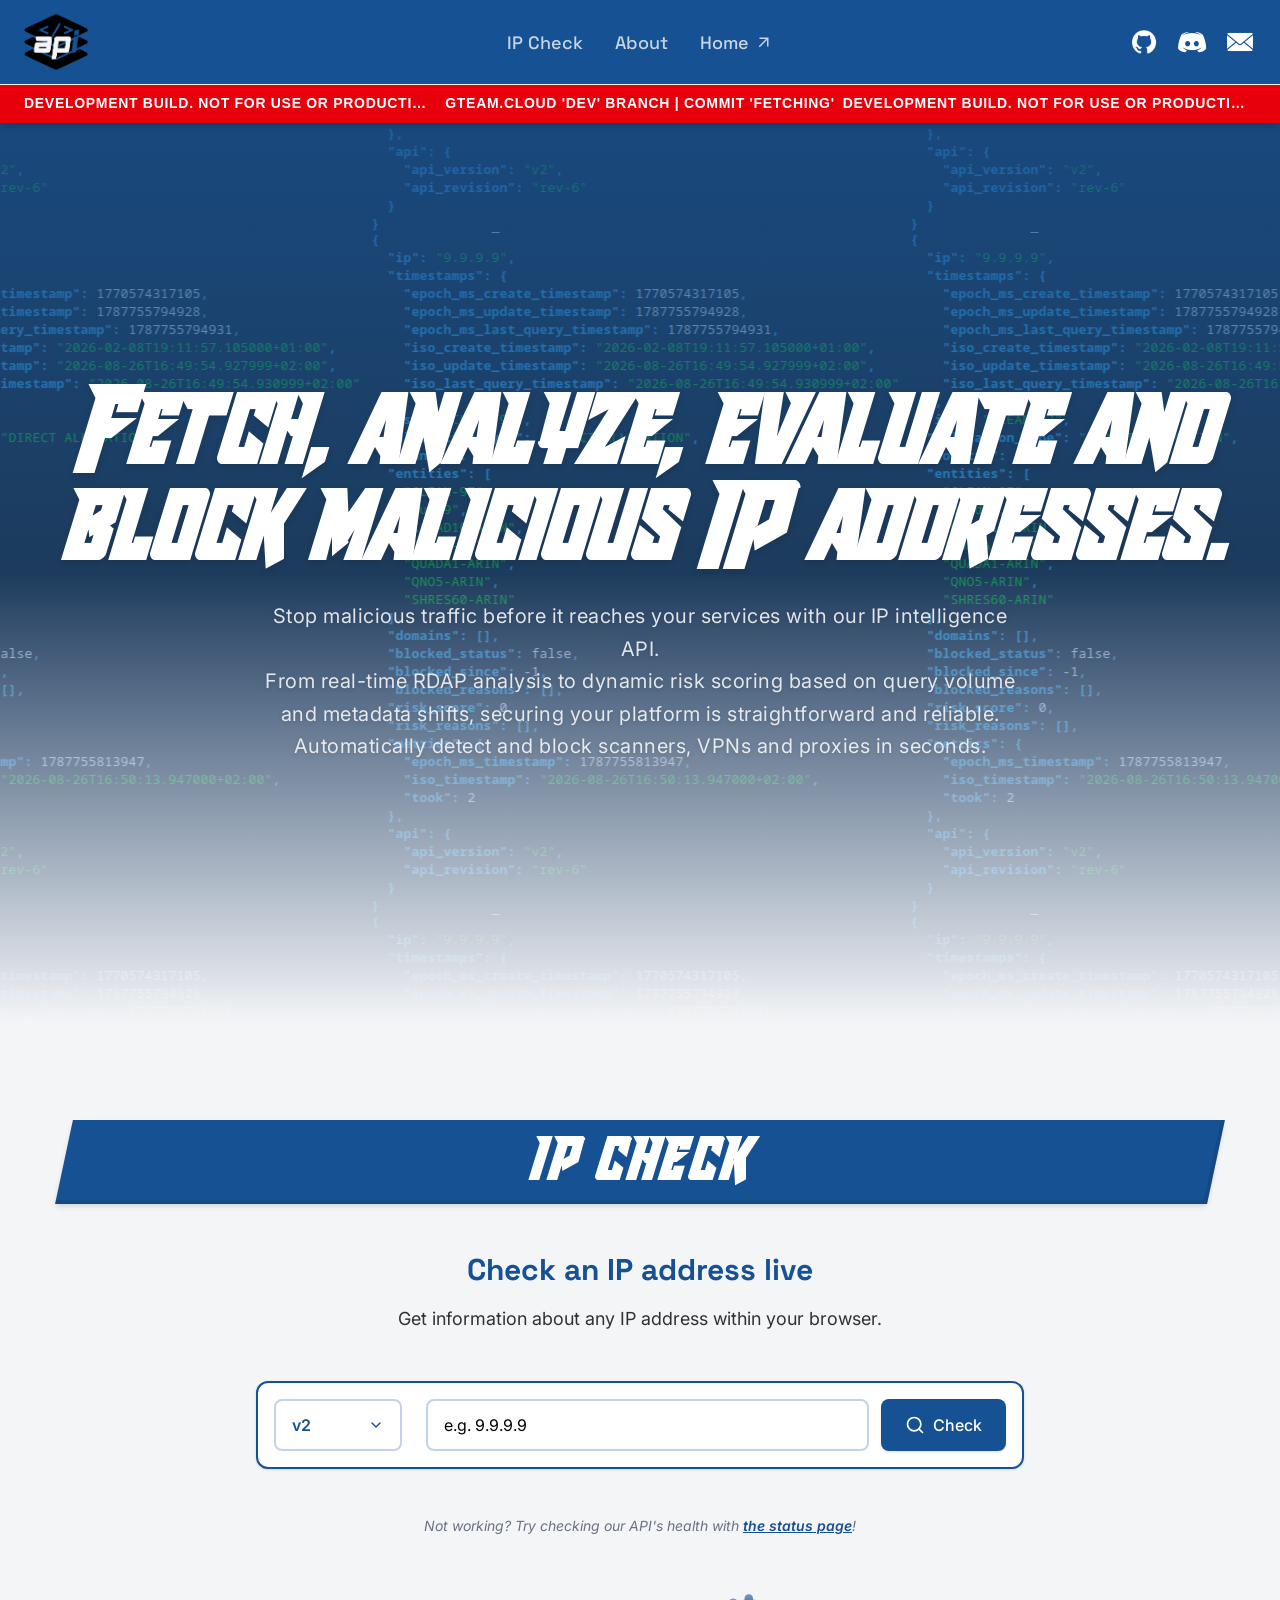
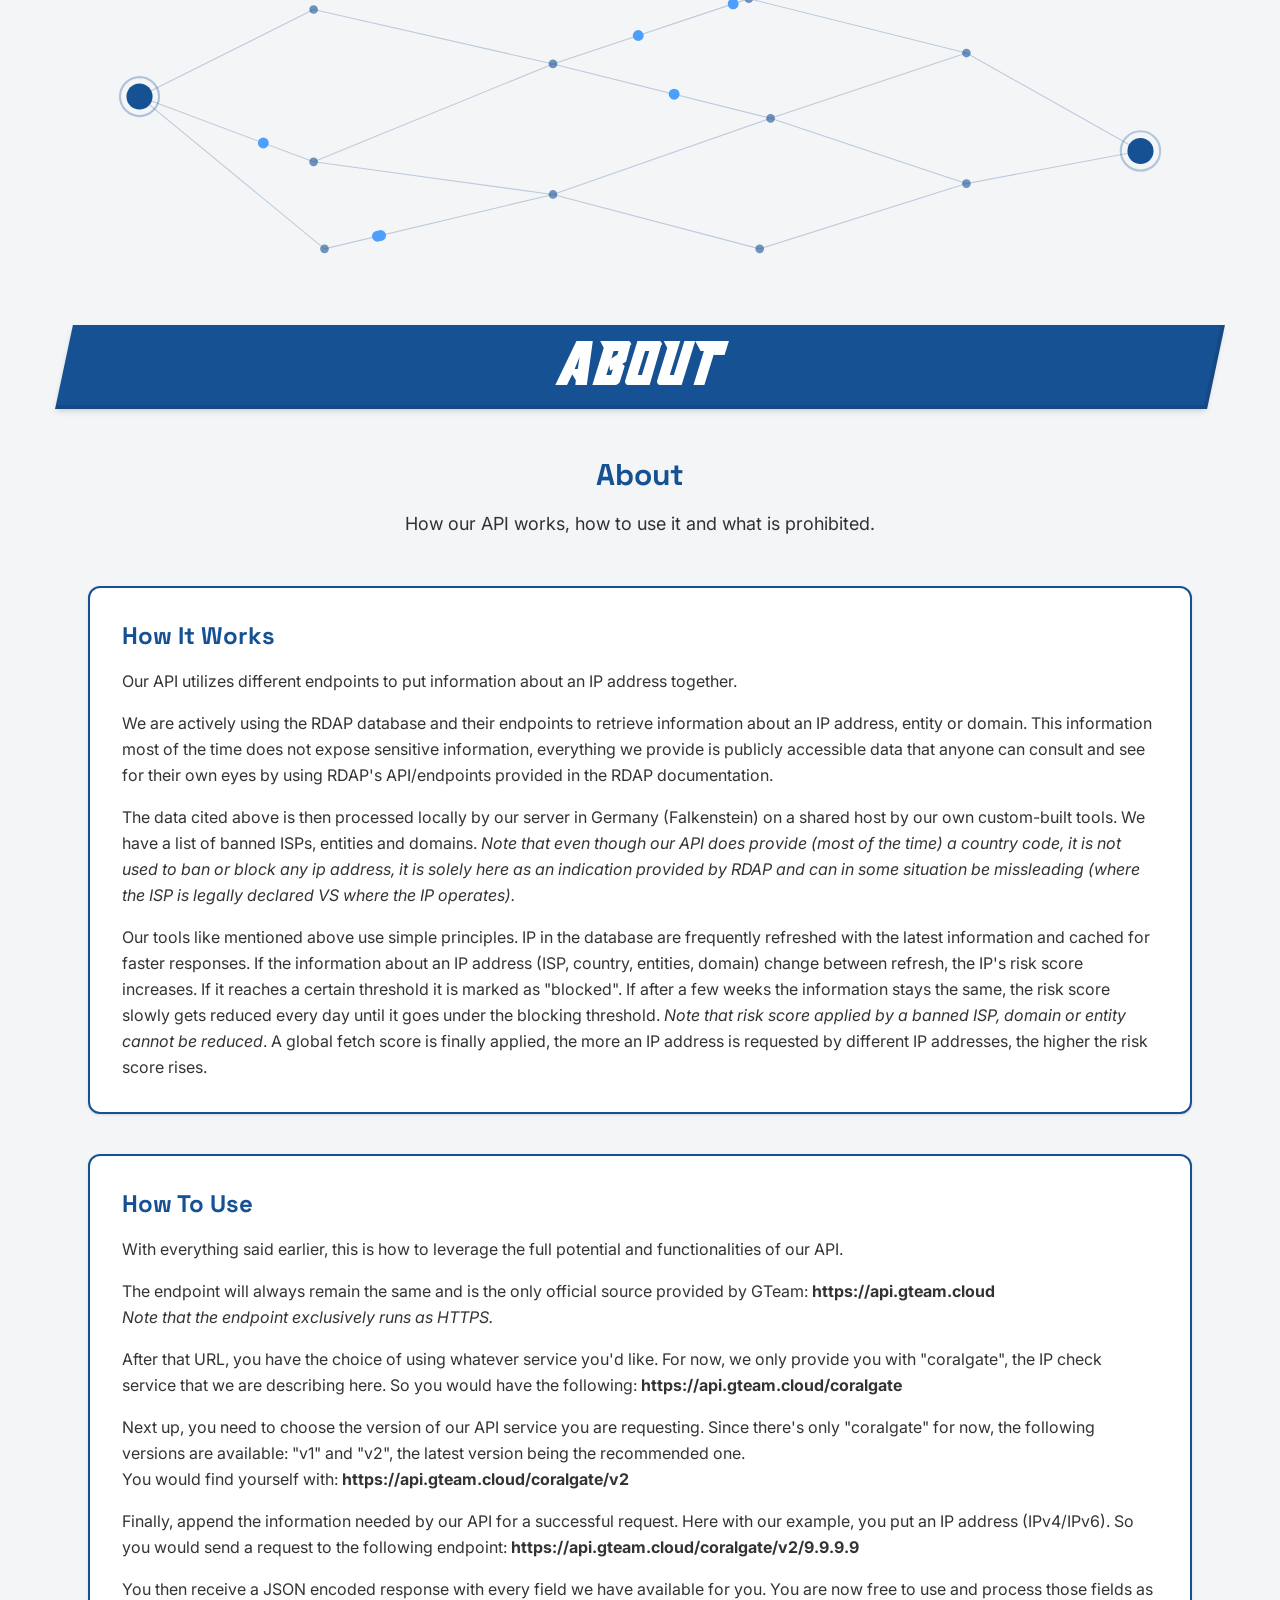
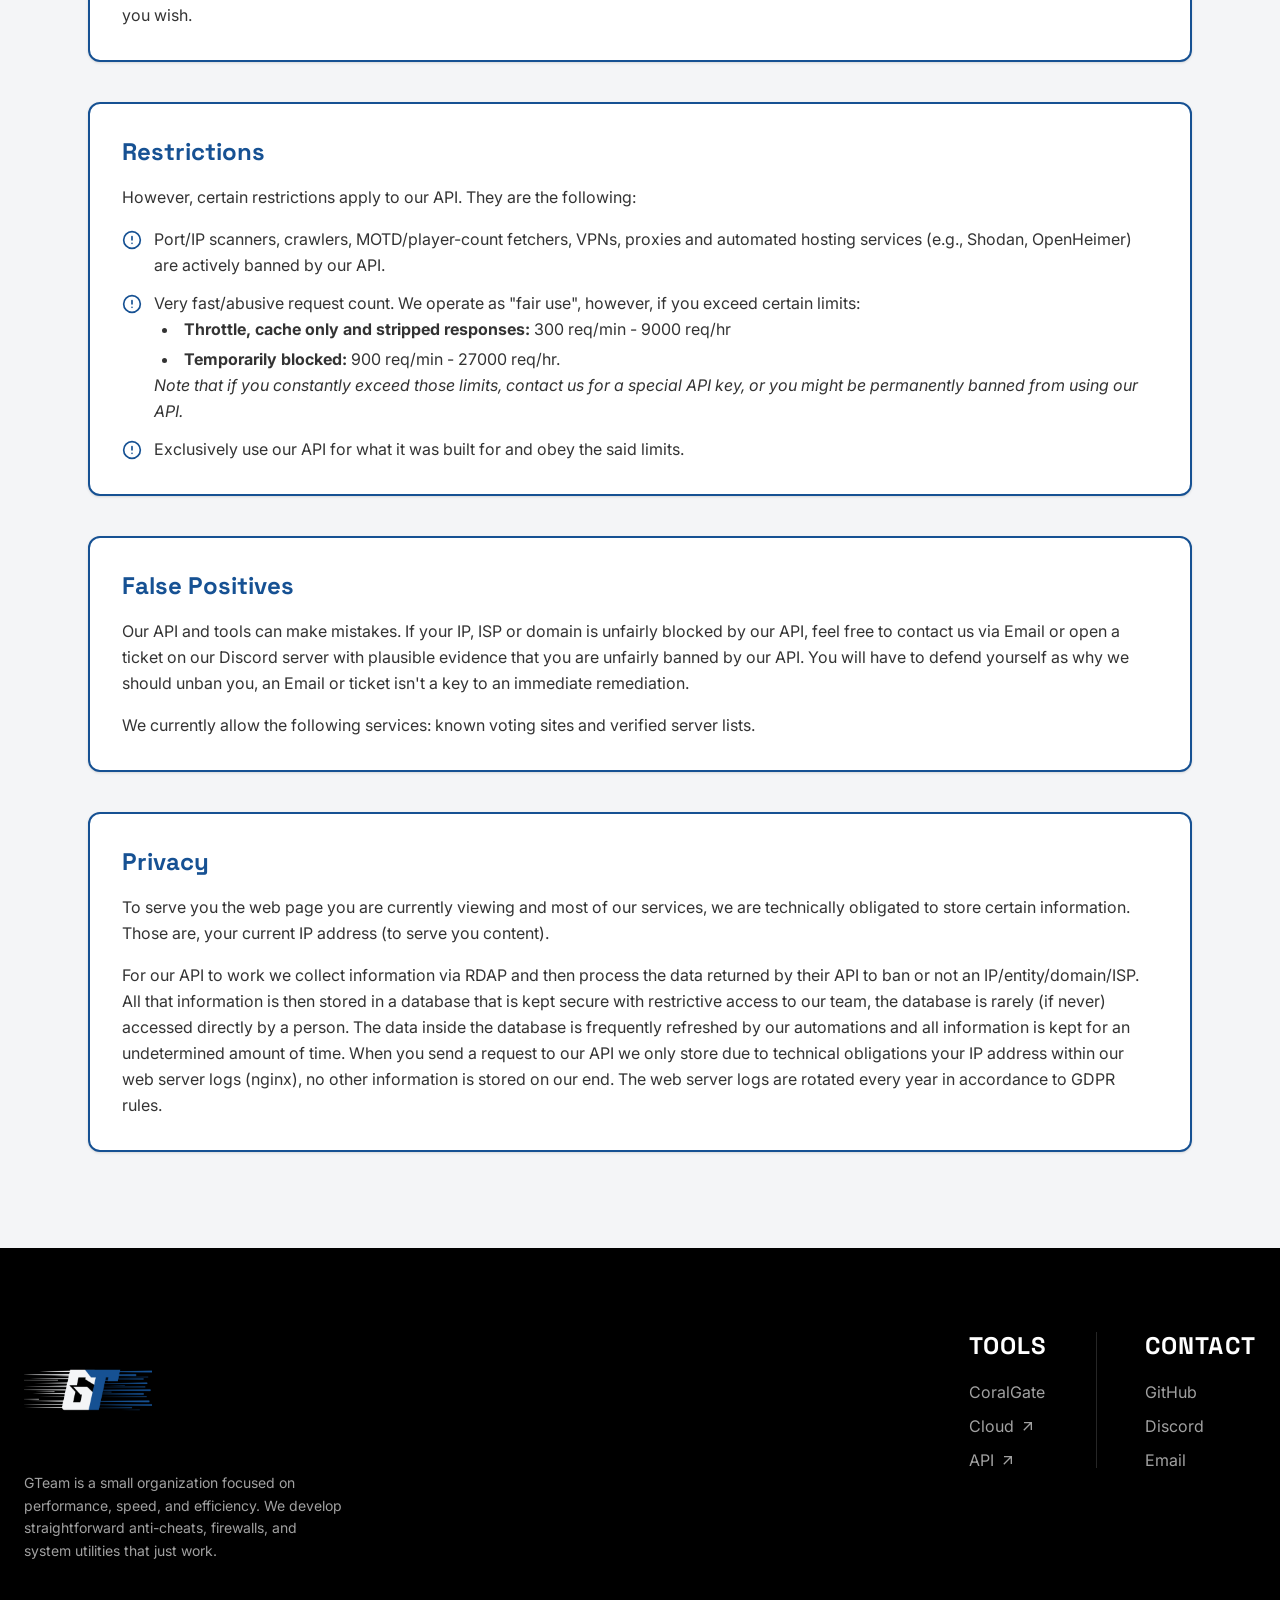
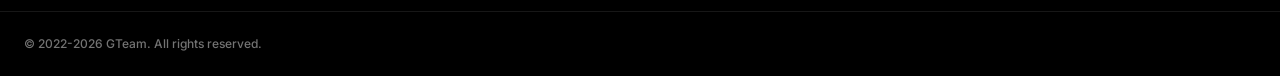
<file: api/index.html>
<!DOCTYPE html>
<html lang="en" class="scroll-smooth">
<head>

    <meta charset="UTF-8">
    <meta name="viewport" content="width=device-width, initial-scale=1.0">
    <title>GTeam | API.</title>

    <!-- SEO. -->
    <link rel="canonical" href="https://gteam.cloud/api/">
    <meta name="description" content="Fetch and analyze any data in real-time. Check IP Addresses, holders, domains, ISPs and country codes.">

    <!-- Open Graph / Facebook / Discord Previews. -->
    <meta property="og:type" content="website">
    <meta property="og:url" content="https://gteam.cloud/api/">
    <meta property="og:title" content="GTeam | API.">
    <meta property="og:description" content="Fetch and analyze any data in real-time. Check IP Addresses, holders, domains, ISPs and country codes.">
    <meta property="og:image" content="https://gteam.cloud/assets/images/gteam_api_preview.png">

    <!-- Twitter Card Data. -->
    <meta name="twitter:card" content="summary_large_image">
    <meta name="twitter:url" content="https://gteam.cloud/api/">
    <meta name="twitter:title" content="GTeam | API.">
    <meta name="twitter:description" content="Fetch and analyze any data in real-time. Check IP Addresses, holders, domains, ISPs and country codes.">
    <meta name="twitter:image" content="https://gteam.cloud/assets/images/gteam_api_preview.png">

    <script type="application/ld+json">
        {
            "@context": "https://schema.org",
            "@type": "WebAPI",
            "name": "GTeam's API",
            "url": "https://gteam.cloud/api/",
            "description": "Fetch and analyze any data in real-time. Check IP Addresses, holders, domains, ISPs and country codes.",
            "provider": {
                "@type": "Organization",
                "name": "GTeam",
                "url": "https://gteam.cloud/"
            }
        }
    </script>

    <!-- Favicon. -->
    <link rel="icon" href="/assets/images/gteam_api_logo_transparent_blue.png" type="image/png">

    <!-- Stylesheet generated by TailwindCSS. -->
    <link rel="stylesheet" href="../css/styles.css">

    <!-- Mobile compatibility. -->
    <script src="../js/mobileMenu.js" defer></script>

    <!-- Development banner warning message. -->
    <script src="../js/devWarning.js" defer></script>

    <!-- IP Check in browser -->
    <script src="../js/ipCheck.js" defer></script>

</head>
<body class="bg-[#f4f5f7] text-black">

    <!-- Full-width top bar in Nogarobluemetallic. -->
    <header class="w-full bg-[#165193] sticky top-0 z-50 border-b border-[#f4f5f7]">

        <!-- Grid container. -->
        <div class="max-w-7xl mx-auto px-6 py-2.5 grid grid-cols-2 md:grid-cols-3 items-center text-[#f4f5f7] min-h-18">

            <!-- Center left: GTeam logo. -->
            <div class="flex items-center justify-start">

                <a href="#" class="flex items-center gap-3">
                    <img src="../assets/images/gteam_api_logo_transparent_black.png" alt="GTeam API black transparent logo" class="w-14 h-14 md:w-16 md:h-16 object-contain">
                </a>

            </div>

            <!-- Dead center: navigation links (desktop only). -->
            <nav class="hidden md:flex items-center justify-center gap-8 h-full font-grotesk font-medium text-[18px] text-[#f4f5f7]/80">

                <a href="#ipcheck" class="transition-colors duration-200 hover:text-white whitespace-nowrap">IP Check</a>
                <a href="#about" class="transition-colors duration-200 hover:text-white whitespace-nowrap">About</a>
                <a href="../index.html" class="transition-colors duration-200 hover:text-white whitespace-nowrap inline-flex items-center gap-1.5">Home <svg stroke="currentColor" fill="currentColor" stroke-width="0" viewBox="0 0 24 24" height="1em" width="1em" xmlns="http://www.w3.org/2000/svg"><path fill="none" d="M0 0h24v24H0z"></path><path d="M6 6v2h8.59L5 17.59 6.41 19 16 9.41V18h2V6z"></path></svg></a>

            </nav>

            <!-- Center right: icons (desktop only). -->
            <div class="hidden md:flex items-center justify-end gap-4">

                <a href="https://github.com/GTeamX" target="_blank" rel="noopener noreferrer" class="hover:scale-110 transition-transform">
                    <img src="../assets/images/github_logo.png" alt="Github logo" class="w-8 h-8 object-contain brightness-0 invert">
                </a>

                <a href="https://discord.gteam.cloud" target="_blank" rel="noopener noreferrer" class="hover:scale-110 transition-transform">
                    <img src="../assets/images/discord_logo.png" alt="Discord logo" class="w-8 h-8 object-contain brightness-0 invert">
                </a>

                <a href="mailto:admin@gteam.cloud" target="_blank" rel="noopener noreferrer" class="hover:scale-110 transition-transform">
                    <img src="../assets/images/mail_logo.png" alt="Mail logo" class="w-8 h-8 object-contain brightness-0 invert">
                </a>

            </div>

            <!-- Hamburger toggle (mobile only). -->
            <button id="mobile-menu-toggle" type="button" aria-expanded="false" aria-controls="mobile-menu" aria-label="Toggle menu" class="md:hidden flex items-center justify-end">

                <svg id="mobile-menu-icon-open" class="w-7 h-7" viewBox="0 0 24 24" fill="none" stroke="currentColor" stroke-width="2" stroke-linecap="round" stroke-linejoin="round"><line x1="4" y1="6" x2="20" y2="6"/><line x1="4" y1="12" x2="20" y2="12"/><line x1="4" y1="18" x2="20" y2="18"/></svg>
                <svg id="mobile-menu-icon-close" class="w-7 h-7 hidden" viewBox="0 0 24 24" fill="none" stroke="currentColor" stroke-width="2" stroke-linecap="round" stroke-linejoin="round"><line x1="6" y1="6" x2="18" y2="18"/><line x1="18" y1="6" x2="6" y2="18"/></svg>

            </button>

        </div>

        <!-- Mobile dropdown menu -->
        <nav id="mobile-menu" class="md:hidden overflow-hidden max-h-0 opacity-0 px-6 border-t border-transparent transition-all duration-300 ease-in-out font-grotesk font-medium text-[17px] text-[#f4f5f7]/90">

            <a href="#ipcheck" class="block py-3 hover:text-white transition-colors">IP Check</a>
            <a href="#about" class="block py-3 hover:text-white transition-colors">About</a>
            <a href="../index.html" class="flex items-center gap-1.5 py-3 hover:text-white transition-colors">Home <svg stroke="currentColor" fill="currentColor" stroke-width="0" viewBox="0 0 24 24" height="1em" width="1em" xmlns="http://www.w3.org/2000/svg"><path fill="none" d="M0 0h24v24H0z"></path><path d="M6 6v2h8.59L5 17.59 6.41 19 16 9.41V18h2V6z"></path></svg></a>

            <div class="flex items-center gap-5 py-3 mt-1 border-t border-white/10">

                <a href="https://github.com/GTeamX" target="_blank" rel="noopener noreferrer"><img src="../assets/images/github_logo.png" alt="Github logo" class="w-7 h-7 object-contain brightness-0 invert"></a>
                <a href="https://discord.gteam.cloud" target="_blank" rel="noopener noreferrer"><img src="../assets/images/discord_logo.png" alt="Discord logo" class="w-7 h-7 object-contain brightness-0 invert"></a>
                <a href="mailto:admin@gteam.cloud" target="_blank" rel="noopener noreferrer"><img src="../assets/images/mail_logo.png" alt="Mail logo" class="w-7 h-7 object-contain brightness-0 invert"></a>

            </div>

        </nav>

    </header>

    <!-- Development banner as warning (only when on development/localhost site). -->
    <div id="dev-banner" class="hidden sticky top-18.25 z-40 w-full bg-red-600 text-white font-extrabold text-[11px] sm:text-sm tracking-wider uppercase py-1 px-2.5 sm:py-2.5 sm:px-6 flex items-center justify-between select-none shadow-md border-b border-black/20 gap-2 leading-tight">

        <span class="truncate">DEVELOPMENT BUILD. NOT FOR USE OR PRODUCTION. ALL RIGHTS RESERVED.</span>
        <span class="shrink-0">GTeam.cloud 'dev' branch | commit '<span id="dev-commit-hash">FETCHING</span>'</span>
        <span class="hidden md:inline truncate">DEVELOPMENT BUILD. NOT FOR USE OR PRODUCTION. ALL RIGHTS RESERVED.</span>

    </div>

    <main>

        <!-- Full-width MP4. -->
        <section class="relative w-full h-screen flex items-center justify-center overflow-hidden mb-24">

            <!-- Screenshot of API response. -->
            <div class="absolute inset-0 w-full h-full bg-center bg-repeat" style="background-image: url('../assets/images/gteam_api_background.png');"></div>

            <!-- Gradient from top blue to white. -->
            <div class="absolute inset-0 bg-linear-to-b from-[#165193]/80 via-[#165193]/50 to-[#f4f5f7]"></div>

            <!-- GTeam's API description and core values. -->
            <div class="relative z-10 text-center px-6">

                <!-- Quick description, using logo font, centered and aligned, big font. -->
                <h1 class="font-crusader text-4xl sm:text-6xl md:text-7xl lg:text-8xl font-black tracking-tight text-white drop-shadow-md">Fetch, analyze, evaluate and block malicious IP addresses.</h1>

                <!-- GTeam's API description and main principle, under big text, using normal font. -->
                <p class="font-inter text-[#f4f5f7]/90 text-lg md:text-xl font-normal mt-6 tracking-wide max-w-3xl mx-auto drop-shadow-sm leading-relaxed">
                    Stop malicious traffic before it reaches your services with our IP intelligence API.<br>
                    From real-time RDAP analysis to dynamic risk scoring based on query volume and metadata shifts, securing your platform is straightforward and reliable. Automatically detect and block scanners, VPNs and proxies in seconds.
                </p>

            </div>

        </section>

        <!-- IP Check section title. -->
        <section id="ipcheck" class="max-w-7xl mx-auto px-6 flex justify-center">

            <!-- Color band. -->
            <div class="bg-[#165193] w-full max-w-6xl py-4 -skew-x-12 shadow-md border-r-4 border-b-4 border-black/10 text-center">

                <!-- Title itself -->
                <h2 class="font-crusader text-4xl sm:text-5xl font-black tracking-wider text-white uppercase skew-x-12 select-none">IP Check</h2>

            </div>

        </section>

        <!-- IP Check catchphrase -->
        <section class="w-full max-w-6xl mx-auto px-6 pt-12 font-inter">

            <div class="text-center max-w-3xl mx-auto">

                <h3 class="text-3xl font-grotesk font-bold text-[#165193] mb-4">Check an IP address live</h3>

                <p class="text-lg text-black/80 leading-relaxed">Get information about any IP address within your browser.</p>

            </div>

        </section>

        <!-- IP Check containers. -->
        <section class="flex flex-wrap justify-center gap-10 w-full px-6 pt-12 pb-12 font-inter">

            <div class="w-full max-w-3xl mx-auto flex flex-col gap-4">

                <!-- Input row: version dropdown + IP field + check button. -->
                <div class="bg-white border-2 border-[#165193] rounded-xl p-4 shadow-sm flex flex-col sm:flex-row gap-3">

                    <!-- Version dropdown. -->
                    <div id="ip-version-dropdown" class="relative shrink-0 sm:w-32">

                        <button type="button" id="ip-version-btn" class="w-full h-full flex items-center justify-between gap-2 px-4 py-3 rounded-lg border-2 border-[#165193]/25 text-[#165193] font-semibold bg-white hover:border-[#165193]/60 transition-colors cursor-pointer">

                            <span id="ip-version-label">v2</span>
                            <svg id="ip-version-chevron" class="w-4 h-4 shrink-0 transition-transform duration-150" viewBox="0 0 24 24" fill="none" stroke="currentColor" stroke-width="2" stroke-linecap="round" stroke-linejoin="round"><polyline points="6 9 12 15 18 9"/></svg>

                        </button>

                        <div id="ip-version-menu" class="hidden absolute z-30 mt-2 w-full bg-white border-2 border-[#165193]/20 rounded-lg shadow-lg overflow-hidden origin-top opacity-0 scale-95 pointer-events-none transition-all duration-150 ease-out">

                            <button type="button" data-version="v1" class="w-full text-left px-4 py-2.5 text-sm font-medium text-black/70 hover:bg-[#165193]/5 transition-colors">v1</button>
                            <button type="button" data-version="v2" class="w-full text-left px-4 py-2.5 text-sm font-semibold text-[#165193] bg-[#165193]/10 transition-colors">v2</button>

                        </div>

                    </div>

                    <!-- IP input. -->
                    <label for="ip-input"></label><input type="text" id="ip-input" placeholder="e.g. 9.9.9.9" autocomplete="off" spellcheck="false" class="flex-1 px-4 py-3 rounded-lg border-2 border-[#165193]/25 focus:border-[#165193] outline-none font-inter transition-colors">

                    <!-- Check button. -->
                    <button type="button" id="ip-check-btn" class="shrink-0 flex items-center justify-center gap-2 px-6 py-3 bg-[#165193] hover:bg-[#124278] text-white font-inter font-medium rounded-lg shadow-sm hover:shadow-md transition-all active:scale-95 cursor-pointer disabled:opacity-60 disabled:cursor-not-allowed">

                        <svg class="w-5 h-5" viewBox="0 0 24 24" fill="none" stroke="currentColor" stroke-width="2" stroke-linecap="round" stroke-linejoin="round"><circle cx="11" cy="11" r="8"/><line x1="21" y1="21" x2="16.65" y2="16.65"/></svg>
                        <span id="ip-check-btn-label">Check</span>

                    </button>

                </div>

                <!-- Validation/network error. -->
                <p id="ip-error" class="hidden text-sm font-medium text-red-600 text-center"></p>

                <!-- Results card. -->
                <div id="ip-results" class="hidden relative z-20 bg-white border-2 border-[#165193] rounded-xl p-6 shadow-sm">

                    <button type="button" id="ip-results-dismiss" aria-label="Dismiss" class="absolute top-4 right-4 text-black/30 hover:text-black transition-colors">
                        <svg class="w-5 h-5" viewBox="0 0 24 24" fill="none" stroke="currentColor" stroke-width="2" stroke-linecap="round" stroke-linejoin="round"><line x1="6" y1="6" x2="18" y2="18"/><line x1="18" y1="6" x2="6" y2="18"/></svg>
                    </button>

                    <div class="flex items-center justify-between gap-3 mb-4 pr-8">

                        <h4 id="ip-results-title" class="font-grotesk font-bold text-xl text-[#165193] truncate"></h4>

                        <button type="button" id="ip-copy-json-btn" class="shrink-0 flex items-center justify-center gap-1.5 px-4 py-2.5 rounded-lg font-medium text-xs text-white bg-[#165193] hover:bg-[#124278] shadow-sm hover:shadow-md active:scale-95 transition-all cursor-pointer">

                            <svg class="w-3.5 h-3.5" fill="none" stroke="currentColor" viewBox="0 0 24 24" stroke-width="2" stroke-linecap="round" stroke-linejoin="round"><rect x="9" y="9" width="13" height="13" rx="2" ry="2"/><path d="M5 15H4a2 2 0 0 1-2-2V4a2 2 0 0 1 2-2h9a2 2 0 0 1 2 2v1"/></svg>
                            <span>Copy JSON</span>

                        </button>

                    </div>

                    <pre class="bg-[#f4f5f7] rounded-lg p-4 overflow-x-auto text-sm leading-relaxed"><code id="ip-results-json" class="font-mono whitespace-pre"></code></pre>

                </div>

            </div>

        </section>

        <p class="text-gray-500 font-inter text-[14px] italic text-center leading-tight px-6">
            Not working? Try checking our API's health with <a href="https://api.gteam.cloud/coralgate/v2/0.0.0.0" target="_blank" class="text-[#165193] font-semibold underline hover:text-[#165193]/80">the status page</a>!
        </p>

        <!-- Written by Claude Sonnet 5 (medium). -->
        <!-- Separator network/mesh visualization. Helps space out ISO List and Hash Checker sections. -->
        <section class="w-full max-w-6xl mx-auto p-8">

            <div class="relative w-full aspect-10/3 rounded-2xl overflow-hidden">

                <svg viewBox="0 0 1000 300" class="w-full h-full" preserveAspectRatio="none">

                    <!-- Web mesh lines (static, faint). -->
                    <g stroke="#165193" stroke-width="1" opacity="0.25" fill="none">
                        <path d="M40,120 L200,40" />
                        <path d="M40,120 L200,180" />
                        <path d="M40,120 L210,260" />
                        <path d="M200,40 L420,90" />
                        <path d="M200,180 L420,90" />
                        <path d="M200,180 L420,210" />
                        <path d="M210,260 L420,210" />
                        <path d="M420,90 L600,30" />
                        <path d="M420,90 L620,140" />
                        <path d="M420,210 L620,140" />
                        <path d="M420,210 L610,260" />
                        <path d="M600,30 L800,80" />
                        <path d="M620,140 L800,80" />
                        <path d="M620,140 L800,200" />
                        <path d="M610,260 L800,200" />
                        <path d="M800,80 L960,170" />
                        <path d="M800,200 L960,170" />
                    </g>

                    <!-- Packet travel paths (invisible, used as motion guides). -->
                    <path id="route1" d="M40,120 L200,40 L420,90 L600,30 L800,80 L960,170" fill="none" />
                    <path id="route2" d="M40,120 L200,180 L420,90 L620,140 L800,80 L960,170" fill="none" />
                    <path id="route3" d="M40,120 L210,260 L420,210 L620,140 L800,200 L960,170" fill="none" />
                    <path id="route4" d="M40,120 L200,180 L420,210 L610,260 L800,200 L960,170" fill="none" />
                    <path id="route5" d="M40,120 L200,40 L420,90 L620,140 L800,200 L960,170" fill="none" />

                    <!-- Nodes. -->
                    <g fill="#165193">
                        <circle cx="200" cy="40" r="4" opacity="0.6" />
                        <circle cx="200" cy="180" r="4" opacity="0.6" />
                        <circle cx="210" cy="260" r="4" opacity="0.6" />
                        <circle cx="420" cy="90" r="4" opacity="0.6" />
                        <circle cx="420" cy="210" r="4" opacity="0.6" />
                        <circle cx="600" cy="30" r="4" opacity="0.6" />
                        <circle cx="620" cy="140" r="4" opacity="0.6" />
                        <circle cx="610" cy="260" r="4" opacity="0.6" />
                        <circle cx="800" cy="80" r="4" opacity="0.6" />
                        <circle cx="800" cy="200" r="4" opacity="0.6" />
                    </g>

                    <!-- Endpoints A & B. -->
                    <circle cx="40" cy="120" r="12" fill="#165193" />
                    <circle cx="960" cy="170" r="12" fill="#165193" />
                    <circle cx="40" cy="120" r="20" fill="none" stroke="#165193" stroke-width="2" opacity="0.5">
                        <animate attributeName="r" values="12;24;12" dur="2.5s" repeatCount="indefinite" />
                        <animate attributeName="opacity" values="0.6;0;0.6" dur="2.5s" repeatCount="indefinite" />
                    </circle>
                    <circle cx="960" cy="170" r="20" fill="none" stroke="#165193" stroke-width="2" opacity="0.5">
                        <animate attributeName="r" values="12;24;12" dur="2.5s" begin="1.25s" repeatCount="indefinite" />
                        <animate attributeName="opacity" values="0.6;0;0.6" dur="2.5s" begin="1.25s" repeatCount="indefinite" />
                    </circle>

                    <!-- Flying packets, each following a route with its own timing. -->
                    <circle r="5" fill="#4d9fff">
                        <animateMotion dur="3.2s" repeatCount="indefinite" begin="0s">
                            <mpath href="#route1" />
                        </animateMotion>
                    </circle>
                    <circle r="5" fill="#4d9fff">
                        <animateMotion dur="2.8s" repeatCount="indefinite" begin="0.4s">
                            <mpath href="#route2" />
                        </animateMotion>
                    </circle>
                    <circle r="5" fill="#4d9fff">
                        <animateMotion dur="3.6s" repeatCount="indefinite" begin="0.9s">
                            <mpath href="#route3" />
                        </animateMotion>
                    </circle>
                    <circle r="5" fill="#4d9fff">
                        <animateMotion dur="3s" repeatCount="indefinite" begin="1.5s">
                            <mpath href="#route4" />
                        </animateMotion>
                    </circle>
                    <circle r="5" fill="#4d9fff">
                        <animateMotion dur="2.6s" repeatCount="indefinite" begin="2s">
                            <mpath href="#route5" />
                        </animateMotion>
                    </circle>
                    <circle r="5" fill="#4d9fff">
                        <animateMotion dur="3.4s" repeatCount="indefinite" begin="0.2s">
                            <mpath href="#route1" />
                        </animateMotion>
                    </circle>
                    <circle r="5" fill="#4d9fff">
                        <animateMotion dur="2.9s" repeatCount="indefinite" begin="1.1s">
                            <mpath href="#route3" />
                        </animateMotion>
                    </circle>

                </svg>

            </div>

        </section>

        <!-- About section title. -->
        <section id="about" class="max-w-7xl mx-auto px-6 flex justify-center">

            <!-- Color band. -->
            <div class="bg-[#165193] w-full max-w-6xl py-4 -skew-x-12 shadow-md border-r-4 border-b-4 border-black/10 text-center">

                <!-- Title itself -->
                <h2 class="font-crusader text-4xl sm:text-5xl font-black tracking-wider text-white uppercase skew-x-12 select-none">About</h2>

            </div>

        </section>

        <!-- About catchphrase. -->
        <section class="w-full max-w-6xl mx-auto px-6 pt-12 pb-12 font-inter">

            <div class="text-center max-w-3xl mx-auto">

                <h3 class="text-3xl font-grotesk font-bold text-[#165193] mb-4">About</h3>

                <p class="text-lg text-black/80 leading-relaxed">How our API works, how to use it and what is prohibited.</p>

            </div>

        </section>

        <!-- About text. -->
        <section class="w-full max-w-6xl mx-auto px-6 font-inter">

            <div class="flex flex-col gap-10 wrap-break-word">

                <!-- How It Works. -->
                <div class="bg-white border-2 border-[#165193] rounded-xl p-8 shadow-sm">

                    <h4 class="font-grotesk font-bold text-2xl text-[#165193] mb-4">How It Works</h4>

                    <div class="text-black/80 leading-relaxed flex flex-col gap-4">

                        <p>Our API utilizes different endpoints to put information about an IP address together.</p>

                        <p>We are actively using the RDAP database and their endpoints to retrieve information about an IP address, entity or domain. This information most of the time does not expose sensitive information, everything we provide is publicly accessible data that anyone can consult and see for their own eyes by using RDAP's API/endpoints provided in the RDAP documentation.</p>

                        <p>The data cited above is then processed locally by our server in Germany (Falkenstein) on a shared host by our own custom-built tools. We have a list of banned ISPs, entities and domains. <i>Note that even though our API does provide (most of the time) a country code, it is not used to ban or block any ip address, it is solely here as an indication provided by RDAP and can in some situation be missleading (where the ISP is legally declared VS where the IP operates).</i></p>

                        <p>Our tools like mentioned above use simple principles. IP in the database are frequently refreshed with the latest information and cached for faster responses. If the information about an IP address (ISP, country, entities, domain) change between refresh, the IP's risk score increases. If it reaches a certain threshold it is marked as "blocked". If after a few weeks the information stays the same, the risk score slowly gets reduced every day until it goes under the blocking threshold. <i>Note that risk score applied by a banned ISP, domain or entity cannot be reduced</i>. A global fetch score is finally applied, the more an IP address is requested by different IP addresses, the higher the risk score rises.</p>

                    </div>

                </div>

                <!-- How To Use. -->
                <div class="bg-white border-2 border-[#165193] rounded-xl p-8 shadow-sm">

                    <h4 class="font-grotesk font-bold text-2xl text-[#165193] mb-4">How To Use</h4>

                    <div class="text-black/80 leading-relaxed flex flex-col gap-4">

                        <p>With everything said earlier, this is how to leverage the full potential and functionalities of our API.</p>

                        <p>The endpoint will always remain the same and is the only official source provided by GTeam: <b>https://api.gteam.cloud</b><br>
                            <i>Note that the endpoint exclusively runs as HTTPS.</i></p>

                        <p>After that URL, you have the choice of using whatever service you'd like. For now, we only provide you with "coralgate", the IP check service that we are describing here. So you would have the following: <b>https://api.gteam.cloud/coralgate</b></p>

                        <p>Next up, you need to choose the version of our API service you are requesting. Since there's only "coralgate" for now, the following versions are available: "v1" and "v2", the latest version being the recommended one.<br>
                            You would find yourself with: <b>https://api.gteam.cloud/coralgate/v2</b></p>

                        <p>Finally, append the information needed by our API for a successful request. Here with our example, you put an IP address (IPv4/IPv6). So you would send a request to the following endpoint: <b>https://api.gteam.cloud/coralgate/v2/9.9.9.9</b></p>

                        <p>You then receive a JSON encoded response with every field we have available for you. You are now free to use and process those fields as you wish.</p>

                    </div>

                </div>

                <!-- Restrictions. -->
                <div class="bg-white border-2 border-[#165193] rounded-xl p-8 shadow-sm">

                    <h4 class="font-grotesk font-bold text-2xl text-[#165193] mb-4">Restrictions</h4>

                    <div class="text-black/80 leading-relaxed flex flex-col gap-4 mb-4">

                        <p>However, certain restrictions apply to our API. They are the following:</p>

                    </div>

                    <ul class="flex flex-col gap-3 text-black/80 leading-relaxed">

                        <li class="flex items-start gap-3">

                            <svg class="w-5 h-5 mt-1 text-[#165193] shrink-0" fill="none" stroke="currentColor" viewBox="0 0 24 24" stroke-width="2" stroke-linecap="round" stroke-linejoin="round"><circle cx="12" cy="12" r="10"/><line x1="12" y1="8" x2="12" y2="12"/><line x1="12" y1="16" x2="12.01" y2="16"/></svg>
                            <span>Port/IP scanners, crawlers, MOTD/player-count fetchers, VPNs, proxies and automated hosting services (e.g., Shodan, OpenHeimer) are actively banned by our API.</span>

                        </li>

                        <li class="flex items-start gap-3">

                            <svg class="w-5 h-5 mt-1 text-[#165193] shrink-0" fill="none" stroke="currentColor" viewBox="0 0 24 24" stroke-width="2" stroke-linecap="round" stroke-linejoin="round"><circle cx="12" cy="12" r="10"/><line x1="12" y1="8" x2="12" y2="12"/><line x1="12" y1="16" x2="12.01" y2="16"/></svg>

                            <div>

                                <p>Very fast/abusive request count. We operate as "fair use", however, if you exceed certain limits:<br>

                                <ul class="list-disc list-inside space-y-1 pl-2">

                                    <li><b>Throttle, cache only and stripped responses:</b> 300 req/min - 9000 req/hr<br></li>
                                    <li><b>Temporarily blocked:</b> 900 req/min - 27000 req/hr.<br></li>

                                </ul>

                                <i>Note that if you constantly exceed those limits, contact us for a special API key, or you might be permanently banned from using our API.</i>

                            </div>

                        </li>

                        <li class="flex items-start gap-3">

                            <svg class="w-5 h-5 mt-1 text-[#165193] shrink-0" fill="none" stroke="currentColor" viewBox="0 0 24 24" stroke-width="2" stroke-linecap="round" stroke-linejoin="round"><circle cx="12" cy="12" r="10"/><line x1="12" y1="8" x2="12" y2="12"/><line x1="12" y1="16" x2="12.01" y2="16"/></svg>
                            <span>Exclusively use our API for what it was built for and obey the said limits.</span>

                        </li>

                    </ul>

                </div>

                <!-- False Positives. -->
                <div class="bg-white border-2 border-[#165193] rounded-xl p-8 shadow-sm">

                    <h4 class="font-grotesk font-bold text-2xl text-[#165193] mb-4">False Positives</h4>

                    <div class="text-black/80 leading-relaxed flex flex-col gap-4">

                        <p>Our API and tools can make mistakes. If your IP, ISP or domain is unfairly blocked by our API, feel free to contact us via Email or open a ticket on our Discord server with plausible evidence that you are unfairly banned by our API. You will have to defend yourself as why we should unban you, an Email or ticket isn't a key to an immediate remediation.</p>

                        <p>We currently allow the following services: known voting sites and verified server lists.</p>

                    </div>

                </div>

                <!-- Privacy. -->
                <div class="bg-white border-2 border-[#165193] rounded-xl p-8 shadow-sm">

                    <h4 class="font-grotesk font-bold text-2xl text-[#165193] mb-4">Privacy</h4>

                    <div class="text-black/80 leading-relaxed flex flex-col gap-4">

                        <p>To serve you the web page you are currently viewing and most of our services, we are technically obligated to store certain information.<br>
                            Those are, your current IP address (to serve you content).</p>

                        <p>For our API to work we collect information via RDAP and then process the data returned by their API to ban or not an IP/entity/domain/ISP. All that information is then stored in a database that is kept secure with restrictive access to our team, the database is rarely (if never) accessed directly by a person. The data inside the database is frequently refreshed by our automations and all information is kept for an undetermined amount of time. When you send a request to our API we only store due to technical obligations your IP address within our web server logs (nginx), no other information is stored on our end. The web server logs are rotated every year in accordance to GDPR rules.</p>

                    </div>

                </div>

            </div>

        </section>

    </main>

    <!-- Full-width deep bottom bar in black. -->
    <footer class="w-full bg-black text-[#f4f5f7] mt-24">

        <!-- Main footer content grid. -->
        <div class="max-w-7xl mx-auto px-6 pt-20 pb-12 grid grid-cols-1 md:grid-cols-3 gap-12 items-start">

            <!-- Center left: GTeam logo, 32x32, GitHub org description.  -->
            <div class="md:col-span-1 flex flex-col items-start gap-4">

                <!-- Logo: 32x32. -->
                <img src="../assets/images/gteam_logo_transparent.png" alt="GTeam white transparent logo" class="w-32 h-32 object-contain">

                <!-- GitHub org description. -->
                <p class="font-inter text-sm text-neutral-400 leading-relaxed max-w-xs">GTeam is a small organization focused on performance, speed, and efficiency. We develop straightforward anti-cheats, firewalls, and system utilities that just work.</p>

            </div>

            <!-- Center right: Tools (projects) and contact. -->
            <div class="md:col-span-2 flex flex-wrap items-stretch justify-start md:justify-end gap-10 md:gap-12">

                <!-- Tools section. -->
                <div class="flex flex-col gap-4">

                    <h3 class="font-grotesk font-bold text-[24px] tracking-wider text-white uppercase">Tools</h3>

                    <nav class="flex flex-col gap-2.5 font-inter">

                        <a href="../index.html#projects" class="text-neutral-400 transition-colors duration-300 hover:text-white">CoralGate</a>
                        <a href="#" class="text-neutral-400 transition-colors duration-300 hover:text-white whitespace-nowrap inline-flex items-center gap-1.5">Cloud <svg stroke="currentColor" fill="currentColor" stroke-width="0" viewBox="0 0 24 24" height="1em" width="1em" xmlns="http://www.w3.org/2000/svg"><path fill="none" d="M0 0h24v24H0z"></path><path d="M6 6v2h8.59L5 17.59 6.41 19 16 9.41V18h2V6z"></path></svg></a>
                        <a href="../api" class="text-neutral-400 transition-colors duration-300 hover:text-white whitespace-nowrap inline-flex items-center gap-1.5">API <svg stroke="currentColor" fill="currentColor" stroke-width="0" viewBox="0 0 24 24" height="1em" width="1em" xmlns="http://www.w3.org/2000/svg"><path fill="none" d="M0 0h24v24H0z"></path><path d="M6 6v2h8.59L5 17.59 6.41 19 16 9.41V18h2V6z"></path></svg></a>

                    </nav>

                </div>

                <!-- Vertical separator between categories. -->
                <div class="hidden sm:block w-px bg-neutral-800 self-stretch my-1"></div>

                <!-- Contact section. -->
                <div class="flex flex-col gap-4">

                    <h3 class="font-grotesk font-bold text-[24px] tracking-wider text-white uppercase">Contact</h3>

                    <nav class="flex flex-col gap-2.5 font-inter">

                        <a href="https://github.com/GTeamX" target="_blank" rel="noopener noreferrer" class="text-neutral-400 transition-colors duration-300 hover:text-white">GitHub</a>
                        <a href="https://discord.gteam.cloud" target="_blank" rel="noopener noreferrer" class="text-neutral-400 transition-colors duration-300 hover:text-white">Discord</a>
                        <a href="mailto:admin@gteam.cloud" class="text-neutral-400 transition-colors duration-300 hover:text-white">Email</a>

                    </nav>

                </div>

            </div>

        </div>

        <!-- Bottom copyright. -->
        <div class="max-w-7xl mx-auto px-6 py-6 border-t border-neutral-900 flex flex-col sm:flex-row items-center justify-between gap-4 text-xs font-medium font-inter text-neutral-500">

            <div>&copy; 2022-2026 GTeam. All rights reserved.</div>

        </div>

    </footer>

</body>
</html>
</file>
<file: css/styles.css>
/*! tailwindcss v4.3.3 | MIT License | https://tailwindcss.com */
@import url('https://fonts.googleapis.com/css2?family=Space+Grotesk:wght@400;500;600;700&display=swap');
@import url('https://fonts.googleapis.com/css2?family=Inter:wght@400;500;600;700&display=swap');
@layer properties;
@layer theme, base, components, utilities;
@layer theme {
  :root, :host {
    --font-sans: -apple-system, BlinkMacSystemFont, "Segoe UI", Roboto, "Helvetica Neue",
      "Noto Sans", Arial, sans-serif, "Apple Color Emoji", "Segoe UI Emoji",
      "Segoe UI Symbol", "Noto Color Emoji";
    --font-mono: ui-monospace, SFMono-Regular, Menlo, Monaco, Consolas, "Liberation Mono",
      "Courier New", monospace;
    --color-red-50: oklch(97.1% 0.013 17.38);
    --color-red-200: oklch(88.5% 0.062 18.334);
    --color-red-500: oklch(63.7% 0.237 25.331);
    --color-red-600: oklch(57.7% 0.245 27.325);
    --color-red-800: oklch(44.4% 0.177 26.899);
    --color-orange-600: oklch(64.6% 0.222 41.116);
    --color-amber-100: oklch(96.2% 0.059 95.617);
    --color-amber-200: oklch(92.4% 0.12 95.746);
    --color-amber-800: oklch(47.3% 0.137 46.201);
    --color-yellow-300: oklch(90.5% 0.182 98.111);
    --color-yellow-500: oklch(79.5% 0.184 86.047);
    --color-emerald-50: oklch(97.9% 0.021 166.113);
    --color-emerald-100: oklch(95% 0.052 163.051);
    --color-emerald-200: oklch(90.5% 0.093 164.15);
    --color-emerald-500: oklch(69.6% 0.17 162.48);
    --color-emerald-600: oklch(59.6% 0.145 163.225);
    --color-emerald-700: oklch(50.8% 0.118 165.612);
    --color-emerald-800: oklch(43.2% 0.095 166.913);
    --color-sky-100: oklch(95.1% 0.026 236.824);
    --color-sky-200: oklch(90.1% 0.058 230.902);
    --color-sky-800: oklch(44.3% 0.11 240.79);
    --color-indigo-100: oklch(93% 0.034 272.788);
    --color-indigo-200: oklch(87% 0.065 274.039);
    --color-indigo-800: oklch(39.8% 0.195 277.366);
    --color-violet-100: oklch(94.3% 0.029 294.588);
    --color-violet-200: oklch(89.4% 0.057 293.283);
    --color-violet-600: oklch(54.1% 0.281 293.009);
    --color-violet-800: oklch(43.2% 0.232 292.759);
    --color-rose-50: oklch(96.9% 0.015 12.422);
    --color-rose-100: oklch(94.1% 0.03 12.58);
    --color-rose-200: oklch(89.2% 0.058 10.001);
    --color-rose-500: oklch(64.5% 0.246 16.439);
    --color-rose-600: oklch(58.6% 0.253 17.585);
    --color-rose-700: oklch(51.4% 0.222 16.935);
    --color-rose-800: oklch(45.5% 0.188 13.697);
    --color-gray-50: oklch(98.5% 0.002 247.839);
    --color-gray-100: oklch(96.7% 0.003 264.542);
    --color-gray-200: oklch(92.8% 0.006 264.531);
    --color-gray-500: oklch(55.1% 0.027 264.364);
    --color-gray-700: oklch(37.3% 0.034 259.733);
    --color-gray-800: oklch(27.8% 0.033 256.848);
    --color-neutral-400: oklch(70.8% 0 none);
    --color-neutral-500: oklch(55.6% 0 none);
    --color-neutral-800: oklch(26.9% 0 none);
    --color-neutral-900: oklch(20.5% 0 none);
    --color-black: #000;
    --color-white: #fff;
    --spacing: 0.25rem;
    --container-xs: 20rem;
    --container-lg: 32rem;
    --container-xl: 36rem;
    --container-3xl: 48rem;
    --container-6xl: 72rem;
    --container-7xl: 80rem;
    --text-xs: 0.75rem;
    --text-xs--line-height: calc(1 / 0.75);
    --text-sm: 0.875rem;
    --text-sm--line-height: calc(1.25 / 0.875);
    --text-base: 1rem;
    --text-base--line-height: calc(1.5 / 1);
    --text-lg: 1.125rem;
    --text-lg--line-height: calc(1.75 / 1.125);
    --text-xl: 1.25rem;
    --text-xl--line-height: calc(1.75 / 1.25);
    --text-2xl: 1.5rem;
    --text-2xl--line-height: calc(2 / 1.5);
    --text-3xl: 1.875rem;
    --text-3xl--line-height: calc(2.25 / 1.875);
    --text-4xl: 2.25rem;
    --text-4xl--line-height: calc(2.5 / 2.25);
    --text-5xl: 3rem;
    --text-5xl--line-height: 1;
    --text-6xl: 3.75rem;
    --text-6xl--line-height: 1;
    --text-7xl: 4.5rem;
    --text-7xl--line-height: 1;
    --text-8xl: 6rem;
    --text-8xl--line-height: 1;
    --font-weight-normal: 400;
    --font-weight-medium: 500;
    --font-weight-semibold: 600;
    --font-weight-bold: 700;
    --font-weight-extrabold: 800;
    --font-weight-black: 900;
    --tracking-tight: -0.025em;
    --tracking-wide: 0.025em;
    --tracking-wider: 0.05em;
    --leading-tight: 1.25;
    --leading-snug: 1.375;
    --leading-relaxed: 1.625;
    --radius-lg: 0.5rem;
    --radius-xl: 0.75rem;
    --radius-2xl: 1rem;
    --drop-shadow-sm: 0 1px 2px rgb(0 0 0 / 0.15);
    --drop-shadow-md: 0 3px 3px rgb(0 0 0 / 0.12);
    --ease-out: cubic-bezier(0, 0, 0.2, 1);
    --ease-in-out: cubic-bezier(0.4, 0, 0.2, 1);
    --default-transition-duration: 150ms;
    --default-transition-timing-function: cubic-bezier(0.4, 0, 0.2, 1);
    --default-font-family: var(--font-sans);
    --default-mono-font-family: var(--font-mono);
    --font-crusader: 'RaiderCrusader', sans-serif;
    --font-grotesk: 'Space Grotesk', sans-serif;
    --font-inter: 'Inter', sans-serif;
  }
}
@layer base {
  *, ::after, ::before, ::backdrop, ::file-selector-button {
    box-sizing: border-box;
    margin: 0;
    padding: 0;
    border: 0 solid;
  }
  html, :host {
    line-height: 1.5;
    -webkit-text-size-adjust: 100%;
    tab-size: 4;
    font-family: var(--default-font-family, -apple-system, BlinkMacSystemFont, "Segoe UI", Roboto, "Helvetica Neue", "Noto Sans", Arial, sans-serif, "Apple Color Emoji", "Segoe UI Emoji", "Segoe UI Symbol", "Noto Color Emoji");
    font-feature-settings: var(--default-font-feature-settings, normal);
    font-variation-settings: var(--default-font-variation-settings, normal);
    -webkit-tap-highlight-color: transparent;
  }
  hr {
    height: 0;
    color: inherit;
    border-top-width: 1px;
  }
  abbr:where([title]) {
    -webkit-text-decoration: underline dotted;
    text-decoration: underline dotted;
  }
  h1, h2, h3, h4, h5, h6 {
    font-size: inherit;
    font-weight: inherit;
  }
  a {
    color: inherit;
    -webkit-text-decoration: inherit;
    text-decoration: inherit;
  }
  b, strong {
    font-weight: bolder;
  }
  code, kbd, samp, pre {
    font-family: var(--default-mono-font-family, ui-monospace, SFMono-Regular, Menlo, Monaco, Consolas, "Liberation Mono", "Courier New", monospace);
    font-feature-settings: var(--default-mono-font-feature-settings, normal);
    font-variation-settings: var(--default-mono-font-variation-settings, normal);
    font-size: 1em;
  }
  small {
    font-size: 80%;
  }
  sub, sup {
    font-size: 75%;
    line-height: 0;
    position: relative;
    vertical-align: baseline;
  }
  sub {
    bottom: -0.25em;
  }
  sup {
    top: -0.5em;
  }
  table {
    text-indent: 0;
    border-color: inherit;
    border-collapse: collapse;
  }
  :-moz-focusring:where(:not(iframe)) {
    outline: auto;
  }
  progress {
    vertical-align: baseline;
  }
  summary {
    display: list-item;
  }
  ol, ul, menu {
    list-style: none;
  }
  img, svg, video, canvas, audio, iframe, embed, object {
    display: block;
    vertical-align: middle;
  }
  img, video {
    max-width: 100%;
    height: auto;
  }
  button, input, select, optgroup, textarea, ::file-selector-button {
    font: inherit;
    font-feature-settings: inherit;
    font-variation-settings: inherit;
    letter-spacing: inherit;
    color: inherit;
    border-radius: 0;
    background-color: transparent;
    opacity: 1;
  }
  :where(select:is([multiple], [size])) optgroup {
    font-weight: bolder;
  }
  :where(select:is([multiple], [size])) optgroup option {
    padding-inline-start: 20px;
  }
  ::file-selector-button {
    margin-inline-end: 4px;
  }
  ::placeholder {
    opacity: 1;
  }
  @supports (not (-webkit-appearance: -apple-pay-button))  or (contain-intrinsic-size: 1px) {
    ::placeholder {
      color: currentcolor;
      @supports (color: color-mix(in lab, red, red)) {
        color: color-mix(in oklab, currentcolor 50%, transparent);
      }
    }
  }
  textarea {
    resize: vertical;
  }
  ::-webkit-search-decoration {
    -webkit-appearance: none;
  }
  ::-webkit-date-and-time-value {
    min-height: 1lh;
    text-align: inherit;
  }
  ::-webkit-datetime-edit {
    display: inline-flex;
  }
  ::-webkit-datetime-edit-fields-wrapper {
    padding: 0;
  }
  ::-webkit-datetime-edit, ::-webkit-datetime-edit-year-field, ::-webkit-datetime-edit-month-field, ::-webkit-datetime-edit-day-field, ::-webkit-datetime-edit-hour-field, ::-webkit-datetime-edit-minute-field, ::-webkit-datetime-edit-second-field, ::-webkit-datetime-edit-millisecond-field, ::-webkit-datetime-edit-meridiem-field {
    padding-block: 0;
  }
  ::-webkit-calendar-picker-indicator {
    line-height: 1;
  }
  :-moz-ui-invalid {
    box-shadow: none;
  }
  button, input:where([type="button"], [type="reset"], [type="submit"]), ::file-selector-button {
    appearance: button;
  }
  ::-webkit-inner-spin-button, ::-webkit-outer-spin-button {
    height: auto;
  }
  [hidden]:where(:not([hidden="until-found"])) {
    display: none !important;
  }
}
@layer utilities {
  .pointer-events-none {
    pointer-events: none;
  }
  .invisible {
    visibility: hidden;
  }
  .absolute {
    position: absolute;
  }
  .fixed {
    position: fixed;
  }
  .relative {
    position: relative;
  }
  .sticky {
    position: sticky;
  }
  .inset-0 {
    inset: 0px;
  }
  .top-0 {
    top: 0px;
  }
  .top-4 {
    top: calc(var(--spacing) * 4);
  }
  .top-18\.25 {
    top: calc(var(--spacing) * 18.25);
  }
  .right-4 {
    right: calc(var(--spacing) * 4);
  }
  .z-10 {
    z-index: 10;
  }
  .z-20 {
    z-index: 20;
  }
  .z-30 {
    z-index: 30;
  }
  .z-40 {
    z-index: 40;
  }
  .z-50 {
    z-index: 50;
  }
  .z-100 {
    z-index: 100;
  }
  .container {
    width: 100%;
    @media (width >= 40rem) {
      max-width: 40rem;
    }
    @media (width >= 48rem) {
      max-width: 48rem;
    }
    @media (width >= 64rem) {
      max-width: 64rem;
    }
    @media (width >= 80rem) {
      max-width: 80rem;
    }
    @media (width >= 96rem) {
      max-width: 96rem;
    }
  }
  .mx-auto {
    margin-inline: auto;
  }
  .my-1 {
    margin-block: var(--spacing);
  }
  .mt-1 {
    margin-top: var(--spacing);
  }
  .mt-2 {
    margin-top: calc(var(--spacing) * 2);
  }
  .mt-6 {
    margin-top: calc(var(--spacing) * 6);
  }
  .mt-8 {
    margin-top: calc(var(--spacing) * 8);
  }
  .mt-9\.5 {
    margin-top: calc(var(--spacing) * 9.5);
  }
  .mt-24 {
    margin-top: calc(var(--spacing) * 24);
  }
  .mt-auto {
    margin-top: auto;
  }
  .mr-2 {
    margin-right: calc(var(--spacing) * 2);
  }
  .mb-2 {
    margin-bottom: calc(var(--spacing) * 2);
  }
  .mb-3 {
    margin-bottom: calc(var(--spacing) * 3);
  }
  .mb-4 {
    margin-bottom: calc(var(--spacing) * 4);
  }
  .mb-6 {
    margin-bottom: calc(var(--spacing) * 6);
  }
  .mb-8 {
    margin-bottom: calc(var(--spacing) * 8);
  }
  .mb-24 {
    margin-bottom: calc(var(--spacing) * 24);
  }
  .ml-auto {
    margin-left: auto;
  }
  .block {
    display: block;
  }
  .contents {
    display: contents;
  }
  .flex {
    display: flex;
  }
  .grid {
    display: grid;
  }
  .hidden {
    display: none;
  }
  .inline-flex {
    display: inline-flex;
  }
  .aspect-10\/3 {
    aspect-ratio: 10/3;
  }
  .h-2\.5 {
    height: calc(var(--spacing) * 2.5);
  }
  .h-3\.5 {
    height: calc(var(--spacing) * 3.5);
  }
  .h-4 {
    height: calc(var(--spacing) * 4);
  }
  .h-5 {
    height: calc(var(--spacing) * 5);
  }
  .h-6 {
    height: calc(var(--spacing) * 6);
  }
  .h-7 {
    height: calc(var(--spacing) * 7);
  }
  .h-8 {
    height: calc(var(--spacing) * 8);
  }
  .h-11 {
    height: calc(var(--spacing) * 11);
  }
  .h-14 {
    height: calc(var(--spacing) * 14);
  }
  .h-32 {
    height: calc(var(--spacing) * 32);
  }
  .h-dvh {
    height: 100dvh;
  }
  .h-full {
    height: 100%;
  }
  .h-screen {
    height: 100vh;
  }
  .max-h-0 {
    max-height: 0px;
  }
  .max-h-\[420px\] {
    max-height: 420px;
  }
  .min-h-18 {
    min-height: calc(var(--spacing) * 18);
  }
  .w-0 {
    width: 0px;
  }
  .w-2\.5 {
    width: calc(var(--spacing) * 2.5);
  }
  .w-3\.5 {
    width: calc(var(--spacing) * 3.5);
  }
  .w-4 {
    width: calc(var(--spacing) * 4);
  }
  .w-5 {
    width: calc(var(--spacing) * 5);
  }
  .w-6 {
    width: calc(var(--spacing) * 6);
  }
  .w-7 {
    width: calc(var(--spacing) * 7);
  }
  .w-8 {
    width: calc(var(--spacing) * 8);
  }
  .w-11 {
    width: calc(var(--spacing) * 11);
  }
  .w-14 {
    width: calc(var(--spacing) * 14);
  }
  .w-18 {
    width: calc(var(--spacing) * 18);
  }
  .w-24 {
    width: calc(var(--spacing) * 24);
  }
  .w-32 {
    width: calc(var(--spacing) * 32);
  }
  .w-44 {
    width: calc(var(--spacing) * 44);
  }
  .w-48 {
    width: calc(var(--spacing) * 48);
  }
  .w-\[96px\] {
    width: 96px;
  }
  .w-full {
    width: 100%;
  }
  .w-px {
    width: 1px;
  }
  .max-w-3xl {
    max-width: var(--container-3xl);
  }
  .max-w-6xl {
    max-width: var(--container-6xl);
  }
  .max-w-7xl {
    max-width: var(--container-7xl);
  }
  .max-w-lg {
    max-width: var(--container-lg);
  }
  .max-w-xl {
    max-width: var(--container-xl);
  }
  .max-w-xs {
    max-width: var(--container-xs);
  }
  .flex-1 {
    flex: 1;
  }
  .shrink-0 {
    flex-shrink: 0;
  }
  .grow {
    flex-grow: 1;
  }
  .origin-top {
    transform-origin: top;
  }
  .-translate-x-1\/2 {
    --tw-translate-x: calc(calc(1 / 2 * 100%) * -1);
    translate: var(--tw-translate-x) var(--tw-translate-y);
  }
  .-translate-y-1\/2 {
    --tw-translate-y: calc(calc(1 / 2 * 100%) * -1);
    translate: var(--tw-translate-x) var(--tw-translate-y);
  }
  .scale-95 {
    --tw-scale-x: 95%;
    --tw-scale-y: 95%;
    --tw-scale-z: 95%;
    scale: var(--tw-scale-x) var(--tw-scale-y);
  }
  .scale-100 {
    --tw-scale-x: 100%;
    --tw-scale-y: 100%;
    --tw-scale-z: 100%;
    scale: var(--tw-scale-x) var(--tw-scale-y);
  }
  .rotate-180 {
    rotate: 180deg;
  }
  .-skew-x-12 {
    --tw-skew-x: skewX(calc(12deg * -1));
    transform: var(--tw-rotate-x,) var(--tw-rotate-y,) var(--tw-rotate-z,) var(--tw-skew-x,) var(--tw-skew-y,);
  }
  .skew-x-12 {
    --tw-skew-x: skewX(12deg);
    transform: var(--tw-rotate-x,) var(--tw-rotate-y,) var(--tw-rotate-z,) var(--tw-skew-x,) var(--tw-skew-y,);
  }
  .cursor-default {
    cursor: default;
  }
  .cursor-pointer {
    cursor: pointer;
  }
  .resize {
    resize: both;
  }
  .list-inside {
    list-style-position: inside;
  }
  .list-disc {
    list-style-type: disc;
  }
  .grid-cols-1 {
    grid-template-columns: repeat(1, minmax(0, 1fr));
  }
  .grid-cols-2 {
    grid-template-columns: repeat(2, minmax(0, 1fr));
  }
  .flex-col {
    flex-direction: column;
  }
  .flex-wrap {
    flex-wrap: wrap;
  }
  .items-center {
    align-items: center;
  }
  .items-start {
    align-items: flex-start;
  }
  .items-stretch {
    align-items: stretch;
  }
  .justify-between {
    justify-content: space-between;
  }
  .justify-center {
    justify-content: center;
  }
  .justify-end {
    justify-content: flex-end;
  }
  .justify-start {
    justify-content: flex-start;
  }
  .gap-1 {
    gap: var(--spacing);
  }
  .gap-1\.5 {
    gap: calc(var(--spacing) * 1.5);
  }
  .gap-2 {
    gap: calc(var(--spacing) * 2);
  }
  .gap-2\.5 {
    gap: calc(var(--spacing) * 2.5);
  }
  .gap-3 {
    gap: calc(var(--spacing) * 3);
  }
  .gap-4 {
    gap: calc(var(--spacing) * 4);
  }
  .gap-5 {
    gap: calc(var(--spacing) * 5);
  }
  .gap-6 {
    gap: calc(var(--spacing) * 6);
  }
  .gap-8 {
    gap: calc(var(--spacing) * 8);
  }
  .gap-10 {
    gap: calc(var(--spacing) * 10);
  }
  .gap-12 {
    gap: calc(var(--spacing) * 12);
  }
  :where(.space-y-1 > :not(:last-child)) {
    --tw-space-y-reverse: 0;
    margin-block-start: calc(var(--spacing) * var(--tw-space-y-reverse));
    margin-block-end: calc(var(--spacing) * calc(1 - var(--tw-space-y-reverse)));
  }
  .self-stretch {
    align-self: stretch;
  }
  .truncate {
    overflow: hidden;
    text-overflow: ellipsis;
    white-space: nowrap;
  }
  .overflow-hidden {
    overflow: hidden;
  }
  .overflow-x-auto {
    overflow-x: auto;
  }
  .scroll-smooth {
    scroll-behavior: smooth;
  }
  .rounded-2xl {
    border-radius: var(--radius-2xl);
  }
  .rounded-full {
    border-radius: calc(infinity * 1px);
  }
  .rounded-lg {
    border-radius: var(--radius-lg);
  }
  .rounded-xl {
    border-radius: var(--radius-xl);
  }
  .border {
    border-style: var(--tw-border-style);
    border-width: 1px;
  }
  .border-2 {
    border-style: var(--tw-border-style);
    border-width: 2px;
  }
  .border-t {
    border-top-style: var(--tw-border-style);
    border-top-width: 1px;
  }
  .border-r-4 {
    border-right-style: var(--tw-border-style);
    border-right-width: 4px;
  }
  .border-b {
    border-bottom-style: var(--tw-border-style);
    border-bottom-width: 1px;
  }
  .border-b-4 {
    border-bottom-style: var(--tw-border-style);
    border-bottom-width: 4px;
  }
  .border-dashed {
    --tw-border-style: dashed;
    border-style: dashed;
  }
  .border-solid {
    --tw-border-style: solid;
    border-style: solid;
  }
  .border-\[\#165193\] {
    border-color: #165193;
  }
  .border-\[\#165193\]\/20 {
    border-color: color-mix(in oklab, #165193 20%, transparent);
  }
  .border-\[\#165193\]\/25 {
    border-color: color-mix(in oklab, #165193 25%, transparent);
  }
  .border-\[\#165193\]\/30 {
    border-color: color-mix(in oklab, #165193 30%, transparent);
  }
  .border-\[\#f4f5f7\] {
    border-color: #f4f5f7;
  }
  .border-black\/5 {
    border-color: color-mix(in srgb, #000 5%, transparent);
    @supports (color: color-mix(in lab, red, red)) {
      border-color: color-mix(in oklab, var(--color-black) 5%, transparent);
    }
  }
  .border-black\/10 {
    border-color: color-mix(in srgb, #000 10%, transparent);
    @supports (color: color-mix(in lab, red, red)) {
      border-color: color-mix(in oklab, var(--color-black) 10%, transparent);
    }
  }
  .border-black\/20 {
    border-color: color-mix(in srgb, #000 20%, transparent);
    @supports (color: color-mix(in lab, red, red)) {
      border-color: color-mix(in oklab, var(--color-black) 20%, transparent);
    }
  }
  .border-emerald-500 {
    border-color: var(--color-emerald-500);
  }
  .border-gray-200 {
    border-color: var(--color-gray-200);
  }
  .border-neutral-900 {
    border-color: var(--color-neutral-900);
  }
  .border-red-200 {
    border-color: var(--color-red-200);
  }
  .border-red-500 {
    border-color: var(--color-red-500);
  }
  .border-rose-500 {
    border-color: var(--color-rose-500);
  }
  .border-transparent {
    border-color: transparent;
  }
  .border-white\/10 {
    border-color: color-mix(in srgb, #fff 10%, transparent);
    @supports (color: color-mix(in lab, red, red)) {
      border-color: color-mix(in oklab, var(--color-white) 10%, transparent);
    }
  }
  .border-t-\[\#165193\] {
    border-top-color: #165193;
  }
  .bg-\[\#165193\] {
    background-color: #165193;
  }
  .bg-\[\#165193\]\/5 {
    background-color: color-mix(in oklab, #165193 5%, transparent);
  }
  .bg-\[\#165193\]\/10 {
    background-color: color-mix(in oklab, #165193 10%, transparent);
  }
  .bg-\[\#165193\]\/50 {
    background-color: color-mix(in oklab, #165193 50%, transparent);
  }
  .bg-\[\#f4f5f7\] {
    background-color: #f4f5f7;
  }
  .bg-amber-100 {
    background-color: var(--color-amber-100);
  }
  .bg-black {
    background-color: var(--color-black);
  }
  .bg-black\/15 {
    background-color: color-mix(in srgb, #000 15%, transparent);
    @supports (color: color-mix(in lab, red, red)) {
      background-color: color-mix(in oklab, var(--color-black) 15%, transparent);
    }
  }
  .bg-black\/60 {
    background-color: color-mix(in srgb, #000 60%, transparent);
    @supports (color: color-mix(in lab, red, red)) {
      background-color: color-mix(in oklab, var(--color-black) 60%, transparent);
    }
  }
  .bg-emerald-50 {
    background-color: var(--color-emerald-50);
  }
  .bg-emerald-100 {
    background-color: var(--color-emerald-100);
  }
  .bg-emerald-500 {
    background-color: var(--color-emerald-500);
  }
  .bg-gray-50 {
    background-color: var(--color-gray-50);
  }
  .bg-gray-100 {
    background-color: var(--color-gray-100);
  }
  .bg-indigo-100 {
    background-color: var(--color-indigo-100);
  }
  .bg-neutral-800 {
    background-color: var(--color-neutral-800);
  }
  .bg-red-50 {
    background-color: var(--color-red-50);
  }
  .bg-red-600 {
    background-color: var(--color-red-600);
  }
  .bg-rose-50 {
    background-color: var(--color-rose-50);
  }
  .bg-rose-100 {
    background-color: var(--color-rose-100);
  }
  .bg-rose-500 {
    background-color: var(--color-rose-500);
  }
  .bg-sky-100 {
    background-color: var(--color-sky-100);
  }
  .bg-violet-100 {
    background-color: var(--color-violet-100);
  }
  .bg-white {
    background-color: var(--color-white);
  }
  .bg-linear-to-b {
    --tw-gradient-position: to bottom;
    @supports (background-image: linear-gradient(in lab, red, red)) {
      --tw-gradient-position: to bottom in oklab;
    }
    background-image: linear-gradient(var(--tw-gradient-stops));
  }
  .from-\[\#165193\]\/80 {
    --tw-gradient-from: color-mix(in oklab, #165193 80%, transparent);
    --tw-gradient-stops: var(--tw-gradient-via-stops, var(--tw-gradient-position), var(--tw-gradient-from) var(--tw-gradient-from-position), var(--tw-gradient-to) var(--tw-gradient-to-position));
  }
  .via-\[\#165193\]\/50 {
    --tw-gradient-via: color-mix(in oklab, #165193 50%, transparent);
    --tw-gradient-via-stops: var(--tw-gradient-position), var(--tw-gradient-from) var(--tw-gradient-from-position), var(--tw-gradient-via) var(--tw-gradient-via-position), var(--tw-gradient-to) var(--tw-gradient-to-position);
    --tw-gradient-stops: var(--tw-gradient-via-stops);
  }
  .to-\[\#f4f5f7\] {
    --tw-gradient-to: #f4f5f7;
    --tw-gradient-stops: var(--tw-gradient-via-stops, var(--tw-gradient-position), var(--tw-gradient-from) var(--tw-gradient-from-position), var(--tw-gradient-to) var(--tw-gradient-to-position));
  }
  .bg-center {
    background-position: center;
  }
  .bg-repeat {
    background-repeat: repeat;
  }
  .object-contain {
    object-fit: contain;
  }
  .object-cover {
    object-fit: cover;
  }
  .p-1 {
    padding: var(--spacing);
  }
  .p-2 {
    padding: calc(var(--spacing) * 2);
  }
  .p-2\.5 {
    padding: calc(var(--spacing) * 2.5);
  }
  .p-4 {
    padding: calc(var(--spacing) * 4);
  }
  .p-5 {
    padding: calc(var(--spacing) * 5);
  }
  .p-6 {
    padding: calc(var(--spacing) * 6);
  }
  .p-8 {
    padding: calc(var(--spacing) * 8);
  }
  .px-2\.5 {
    padding-inline: calc(var(--spacing) * 2.5);
  }
  .px-4 {
    padding-inline: calc(var(--spacing) * 4);
  }
  .px-5 {
    padding-inline: calc(var(--spacing) * 5);
  }
  .px-6 {
    padding-inline: calc(var(--spacing) * 6);
  }
  .py-1 {
    padding-block: var(--spacing);
  }
  .py-1\.5 {
    padding-block: calc(var(--spacing) * 1.5);
  }
  .py-2\.5 {
    padding-block: calc(var(--spacing) * 2.5);
  }
  .py-3 {
    padding-block: calc(var(--spacing) * 3);
  }
  .py-4 {
    padding-block: calc(var(--spacing) * 4);
  }
  .py-6 {
    padding-block: calc(var(--spacing) * 6);
  }
  .pt-4 {
    padding-top: calc(var(--spacing) * 4);
  }
  .pt-12 {
    padding-top: calc(var(--spacing) * 12);
  }
  .pt-20 {
    padding-top: calc(var(--spacing) * 20);
  }
  .pr-8 {
    padding-right: calc(var(--spacing) * 8);
  }
  .pb-12 {
    padding-bottom: calc(var(--spacing) * 12);
  }
  .pl-2 {
    padding-left: calc(var(--spacing) * 2);
  }
  .text-center {
    text-align: center;
  }
  .text-left {
    text-align: left;
  }
  .text-right {
    text-align: right;
  }
  .font-crusader {
    font-family: var(--font-crusader);
  }
  .font-grotesk {
    font-family: var(--font-grotesk);
  }
  .font-inter {
    font-family: var(--font-inter);
  }
  .font-mono {
    font-family: var(--font-mono);
  }
  .text-2xl {
    font-size: var(--text-2xl);
    line-height: var(--tw-leading, var(--text-2xl--line-height));
  }
  .text-3xl {
    font-size: var(--text-3xl);
    line-height: var(--tw-leading, var(--text-3xl--line-height));
  }
  .text-4xl {
    font-size: var(--text-4xl);
    line-height: var(--tw-leading, var(--text-4xl--line-height));
  }
  .text-base {
    font-size: var(--text-base);
    line-height: var(--tw-leading, var(--text-base--line-height));
  }
  .text-lg {
    font-size: var(--text-lg);
    line-height: var(--tw-leading, var(--text-lg--line-height));
  }
  .text-sm {
    font-size: var(--text-sm);
    line-height: var(--tw-leading, var(--text-sm--line-height));
  }
  .text-xl {
    font-size: var(--text-xl);
    line-height: var(--tw-leading, var(--text-xl--line-height));
  }
  .text-xs {
    font-size: var(--text-xs);
    line-height: var(--tw-leading, var(--text-xs--line-height));
  }
  .text-\[11px\] {
    font-size: 11px;
  }
  .text-\[13px\] {
    font-size: 13px;
  }
  .text-\[14px\] {
    font-size: 14px;
  }
  .text-\[15px\] {
    font-size: 15px;
  }
  .text-\[17px\] {
    font-size: 17px;
  }
  .text-\[18px\] {
    font-size: 18px;
  }
  .text-\[24px\] {
    font-size: 24px;
  }
  .leading-relaxed {
    --tw-leading: var(--leading-relaxed);
    line-height: var(--leading-relaxed);
  }
  .leading-snug {
    --tw-leading: var(--leading-snug);
    line-height: var(--leading-snug);
  }
  .leading-tight {
    --tw-leading: var(--leading-tight);
    line-height: var(--leading-tight);
  }
  .font-black {
    --tw-font-weight: var(--font-weight-black);
    font-weight: var(--font-weight-black);
  }
  .font-bold {
    --tw-font-weight: var(--font-weight-bold);
    font-weight: var(--font-weight-bold);
  }
  .font-extrabold {
    --tw-font-weight: var(--font-weight-extrabold);
    font-weight: var(--font-weight-extrabold);
  }
  .font-medium {
    --tw-font-weight: var(--font-weight-medium);
    font-weight: var(--font-weight-medium);
  }
  .font-normal {
    --tw-font-weight: var(--font-weight-normal);
    font-weight: var(--font-weight-normal);
  }
  .font-semibold {
    --tw-font-weight: var(--font-weight-semibold);
    font-weight: var(--font-weight-semibold);
  }
  .tracking-tight {
    --tw-tracking: var(--tracking-tight);
    letter-spacing: var(--tracking-tight);
  }
  .tracking-wide {
    --tw-tracking: var(--tracking-wide);
    letter-spacing: var(--tracking-wide);
  }
  .tracking-wider {
    --tw-tracking: var(--tracking-wider);
    letter-spacing: var(--tracking-wider);
  }
  .wrap-break-word {
    overflow-wrap: break-word;
  }
  .break-all {
    word-break: break-all;
  }
  .whitespace-nowrap {
    white-space: nowrap;
  }
  .whitespace-pre {
    white-space: pre;
  }
  .text-\[\#165193\] {
    color: #165193;
  }
  .text-\[\#f4f5f7\] {
    color: #f4f5f7;
  }
  .text-\[\#f4f5f7\]\/80 {
    color: color-mix(in oklab, #f4f5f7 80%, transparent);
  }
  .text-\[\#f4f5f7\]\/90 {
    color: color-mix(in oklab, #f4f5f7 90%, transparent);
  }
  .text-amber-800 {
    color: var(--color-amber-800);
  }
  .text-black {
    color: var(--color-black);
  }
  .text-black\/30 {
    color: color-mix(in srgb, #000 30%, transparent);
    @supports (color: color-mix(in lab, red, red)) {
      color: color-mix(in oklab, var(--color-black) 30%, transparent);
    }
  }
  .text-black\/40 {
    color: color-mix(in srgb, #000 40%, transparent);
    @supports (color: color-mix(in lab, red, red)) {
      color: color-mix(in oklab, var(--color-black) 40%, transparent);
    }
  }
  .text-black\/50 {
    color: color-mix(in srgb, #000 50%, transparent);
    @supports (color: color-mix(in lab, red, red)) {
      color: color-mix(in oklab, var(--color-black) 50%, transparent);
    }
  }
  .text-black\/60 {
    color: color-mix(in srgb, #000 60%, transparent);
    @supports (color: color-mix(in lab, red, red)) {
      color: color-mix(in oklab, var(--color-black) 60%, transparent);
    }
  }
  .text-black\/70 {
    color: color-mix(in srgb, #000 70%, transparent);
    @supports (color: color-mix(in lab, red, red)) {
      color: color-mix(in oklab, var(--color-black) 70%, transparent);
    }
  }
  .text-black\/80 {
    color: color-mix(in srgb, #000 80%, transparent);
    @supports (color: color-mix(in lab, red, red)) {
      color: color-mix(in oklab, var(--color-black) 80%, transparent);
    }
  }
  .text-emerald-500 {
    color: var(--color-emerald-500);
  }
  .text-emerald-600 {
    color: var(--color-emerald-600);
  }
  .text-emerald-700 {
    color: var(--color-emerald-700);
  }
  .text-emerald-800 {
    color: var(--color-emerald-800);
  }
  .text-gray-500 {
    color: var(--color-gray-500);
  }
  .text-gray-700 {
    color: var(--color-gray-700);
  }
  .text-gray-800 {
    color: var(--color-gray-800);
  }
  .text-indigo-800 {
    color: var(--color-indigo-800);
  }
  .text-neutral-400 {
    color: var(--color-neutral-400);
  }
  .text-neutral-500 {
    color: var(--color-neutral-500);
  }
  .text-orange-600 {
    color: var(--color-orange-600);
  }
  .text-red-600 {
    color: var(--color-red-600);
  }
  .text-rose-700 {
    color: var(--color-rose-700);
  }
  .text-rose-800 {
    color: var(--color-rose-800);
  }
  .text-sky-800 {
    color: var(--color-sky-800);
  }
  .text-violet-600 {
    color: var(--color-violet-600);
  }
  .text-violet-800 {
    color: var(--color-violet-800);
  }
  .text-white {
    color: var(--color-white);
  }
  .text-yellow-300 {
    color: var(--color-yellow-300);
  }
  .text-yellow-500 {
    color: var(--color-yellow-500);
  }
  .uppercase {
    text-transform: uppercase;
  }
  .italic {
    font-style: italic;
  }
  .underline {
    text-decoration-line: underline;
  }
  .opacity-0 {
    opacity: 0%;
  }
  .opacity-90 {
    opacity: 90%;
  }
  .opacity-100 {
    opacity: 100%;
  }
  .shadow-2xl {
    --tw-shadow: 0 25px 50px -12px var(--tw-shadow-color, rgb(0 0 0 / 0.25));
    box-shadow: var(--tw-inset-shadow), var(--tw-inset-ring-shadow), var(--tw-ring-offset-shadow), var(--tw-ring-shadow), var(--tw-shadow);
  }
  .shadow-lg {
    --tw-shadow: 0 10px 15px -3px var(--tw-shadow-color, rgb(0 0 0 / 0.1)), 0 4px 6px -4px var(--tw-shadow-color, rgb(0 0 0 / 0.1));
    box-shadow: var(--tw-inset-shadow), var(--tw-inset-ring-shadow), var(--tw-ring-offset-shadow), var(--tw-ring-shadow), var(--tw-shadow);
  }
  .shadow-md {
    --tw-shadow: 0 4px 6px -1px var(--tw-shadow-color, rgb(0 0 0 / 0.1)), 0 2px 4px -2px var(--tw-shadow-color, rgb(0 0 0 / 0.1));
    box-shadow: var(--tw-inset-shadow), var(--tw-inset-ring-shadow), var(--tw-ring-offset-shadow), var(--tw-ring-shadow), var(--tw-shadow);
  }
  .shadow-sm {
    --tw-shadow: 0 1px 3px 0 var(--tw-shadow-color, rgb(0 0 0 / 0.1)), 0 1px 2px -1px var(--tw-shadow-color, rgb(0 0 0 / 0.1));
    box-shadow: var(--tw-inset-shadow), var(--tw-inset-ring-shadow), var(--tw-ring-offset-shadow), var(--tw-ring-shadow), var(--tw-shadow);
  }
  .brightness-0 {
    --tw-brightness: brightness(0%);
    filter: var(--tw-blur,) var(--tw-brightness,) var(--tw-contrast,) var(--tw-grayscale,) var(--tw-hue-rotate,) var(--tw-invert,) var(--tw-saturate,) var(--tw-sepia,) var(--tw-drop-shadow,);
  }
  .drop-shadow-md {
    --tw-drop-shadow-size: drop-shadow(0 3px 3px var(--tw-drop-shadow-color, rgb(0 0 0 / 0.12)));
    --tw-drop-shadow: drop-shadow(var(--drop-shadow-md));
    filter: var(--tw-blur,) var(--tw-brightness,) var(--tw-contrast,) var(--tw-grayscale,) var(--tw-hue-rotate,) var(--tw-invert,) var(--tw-saturate,) var(--tw-sepia,) var(--tw-drop-shadow,);
  }
  .drop-shadow-sm {
    --tw-drop-shadow-size: drop-shadow(0 1px 2px var(--tw-drop-shadow-color, rgb(0 0 0 / 0.15)));
    --tw-drop-shadow: drop-shadow(var(--drop-shadow-sm));
    filter: var(--tw-blur,) var(--tw-brightness,) var(--tw-contrast,) var(--tw-grayscale,) var(--tw-hue-rotate,) var(--tw-invert,) var(--tw-saturate,) var(--tw-sepia,) var(--tw-drop-shadow,);
  }
  .invert {
    --tw-invert: invert(100%);
    filter: var(--tw-blur,) var(--tw-brightness,) var(--tw-contrast,) var(--tw-grayscale,) var(--tw-hue-rotate,) var(--tw-invert,) var(--tw-saturate,) var(--tw-sepia,) var(--tw-drop-shadow,);
  }
  .transition-all {
    transition-property: all;
    transition-timing-function: var(--tw-ease, var(--default-transition-timing-function));
    transition-duration: var(--tw-duration, var(--default-transition-duration));
  }
  .transition-colors {
    transition-property: color, background-color, border-color, outline-color, text-decoration-color, fill, stroke, --tw-gradient-from, --tw-gradient-via, --tw-gradient-to;
    transition-timing-function: var(--tw-ease, var(--default-transition-timing-function));
    transition-duration: var(--tw-duration, var(--default-transition-duration));
  }
  .transition-opacity {
    transition-property: opacity;
    transition-timing-function: var(--tw-ease, var(--default-transition-timing-function));
    transition-duration: var(--tw-duration, var(--default-transition-duration));
  }
  .transition-transform {
    transition-property: transform, translate, scale, rotate;
    transition-timing-function: var(--tw-ease, var(--default-transition-timing-function));
    transition-duration: var(--tw-duration, var(--default-transition-duration));
  }
  .duration-75 {
    --tw-duration: 75ms;
    transition-duration: 75ms;
  }
  .duration-150 {
    --tw-duration: 150ms;
    transition-duration: 150ms;
  }
  .duration-200 {
    --tw-duration: 200ms;
    transition-duration: 200ms;
  }
  .duration-300 {
    --tw-duration: 300ms;
    transition-duration: 300ms;
  }
  .ease-in-out {
    --tw-ease: var(--ease-in-out);
    transition-timing-function: var(--ease-in-out);
  }
  .ease-out {
    --tw-ease: var(--ease-out);
    transition-timing-function: var(--ease-out);
  }
  .outline-none {
    --tw-outline-style: none;
    outline-style: none;
  }
  .select-all {
    -webkit-user-select: all;
    user-select: all;
  }
  .select-none {
    -webkit-user-select: none;
    user-select: none;
  }
  @media (hover: hover) {
    .hover\:scale-105:hover {
      --tw-scale-x: 105%;
      --tw-scale-y: 105%;
      --tw-scale-z: 105%;
      scale: var(--tw-scale-x) var(--tw-scale-y);
    }
    .hover\:scale-110:hover {
      --tw-scale-x: 110%;
      --tw-scale-y: 110%;
      --tw-scale-z: 110%;
      scale: var(--tw-scale-x) var(--tw-scale-y);
    }
    .hover\:border-\[\#165193\]:hover {
      border-color: #165193;
    }
    .hover\:border-\[\#165193\]\/60:hover {
      border-color: color-mix(in oklab, #165193 60%, transparent);
    }
    .hover\:bg-\[\#124278\]:hover {
      background-color: #124278;
    }
    .hover\:bg-\[\#165193\]\/5:hover {
      background-color: color-mix(in oklab, #165193 5%, transparent);
    }
    .hover\:bg-\[\#165193\]\/10:hover {
      background-color: color-mix(in oklab, #165193 10%, transparent);
    }
    .hover\:bg-\[\#165193\]\/20:hover {
      background-color: color-mix(in oklab, #165193 20%, transparent);
    }
    .hover\:bg-amber-200:hover {
      background-color: var(--color-amber-200);
    }
    .hover\:bg-emerald-200:hover {
      background-color: var(--color-emerald-200);
    }
    .hover\:bg-emerald-600:hover {
      background-color: var(--color-emerald-600);
    }
    .hover\:bg-indigo-200:hover {
      background-color: var(--color-indigo-200);
    }
    .hover\:bg-rose-200:hover {
      background-color: var(--color-rose-200);
    }
    .hover\:bg-rose-600:hover {
      background-color: var(--color-rose-600);
    }
    .hover\:bg-sky-200:hover {
      background-color: var(--color-sky-200);
    }
    .hover\:bg-violet-200:hover {
      background-color: var(--color-violet-200);
    }
    .hover\:text-\[\#165193\]\/80:hover {
      color: color-mix(in oklab, #165193 80%, transparent);
    }
    .hover\:text-black:hover {
      color: var(--color-black);
    }
    .hover\:text-black\/60:hover {
      color: color-mix(in srgb, #000 60%, transparent);
    }
    @supports (color: color-mix(in lab, red, red)) {
      .hover\:text-black\/60:hover {
        color: color-mix(in oklab, var(--color-black) 60%, transparent);
      }
    }
    .hover\:text-red-800:hover {
      color: var(--color-red-800);
    }
    .hover\:text-white:hover {
      color: var(--color-white);
    }
    .hover\:shadow-md:hover {
      --tw-shadow: 0 4px 6px -1px var(--tw-shadow-color, rgb(0 0 0 / 0.1)), 0 2px 4px -2px var(--tw-shadow-color, rgb(0 0 0 / 0.1));
      box-shadow: var(--tw-inset-shadow), var(--tw-inset-ring-shadow), var(--tw-ring-offset-shadow), var(--tw-ring-shadow), var(--tw-shadow);
    }
    .hover\:shadow-xl:hover {
      --tw-shadow: 0 20px 25px -5px var(--tw-shadow-color, rgb(0 0 0 / 0.1)), 0 8px 10px -6px var(--tw-shadow-color, rgb(0 0 0 / 0.1));
      box-shadow: var(--tw-inset-shadow), var(--tw-inset-ring-shadow), var(--tw-ring-offset-shadow), var(--tw-ring-shadow), var(--tw-shadow);
    }
  }
  .focus\:border-\[\#165193\]:focus {
    border-color: #165193;
  }
  .active\:scale-95:active {
    --tw-scale-x: 95%;
    --tw-scale-y: 95%;
    --tw-scale-z: 95%;
    scale: var(--tw-scale-x) var(--tw-scale-y);
  }
  .disabled\:pointer-events-none:disabled {
    pointer-events: none;
  }
  .disabled\:cursor-not-allowed:disabled {
    cursor: not-allowed;
  }
  .disabled\:opacity-0:disabled {
    opacity: 0%;
  }
  .disabled\:opacity-40:disabled {
    opacity: 40%;
  }
  .disabled\:opacity-60:disabled {
    opacity: 60%;
  }
  @media (width >= 40rem) {
    .sm\:block {
      display: block;
    }
    .sm\:hidden {
      display: none;
    }
    .sm\:h-7 {
      height: calc(var(--spacing) * 7);
    }
    .sm\:h-10 {
      height: calc(var(--spacing) * 10);
    }
    .sm\:h-48 {
      height: calc(var(--spacing) * 48);
    }
    .sm\:w-7 {
      width: calc(var(--spacing) * 7);
    }
    .sm\:w-10 {
      width: calc(var(--spacing) * 10);
    }
    .sm\:w-32 {
      width: calc(var(--spacing) * 32);
    }
    .sm\:w-48 {
      width: calc(var(--spacing) * 48);
    }
    .sm\:w-64 {
      width: calc(var(--spacing) * 64);
    }
    .sm\:flex-row {
      flex-direction: row;
    }
    .sm\:p-4 {
      padding: calc(var(--spacing) * 4);
    }
    .sm\:p-8 {
      padding: calc(var(--spacing) * 8);
    }
    .sm\:p-12 {
      padding: calc(var(--spacing) * 12);
    }
    .sm\:px-6 {
      padding-inline: calc(var(--spacing) * 6);
    }
    .sm\:py-2\.5 {
      padding-block: calc(var(--spacing) * 2.5);
    }
    .sm\:text-4xl {
      font-size: var(--text-4xl);
      line-height: var(--tw-leading, var(--text-4xl--line-height));
    }
    .sm\:text-5xl {
      font-size: var(--text-5xl);
      line-height: var(--tw-leading, var(--text-5xl--line-height));
    }
    .sm\:text-6xl {
      font-size: var(--text-6xl);
      line-height: var(--tw-leading, var(--text-6xl--line-height));
    }
    .sm\:text-base {
      font-size: var(--text-base);
      line-height: var(--tw-leading, var(--text-base--line-height));
    }
    .sm\:text-sm {
      font-size: var(--text-sm);
      line-height: var(--tw-leading, var(--text-sm--line-height));
    }
  }
  @media (width >= 48rem) {
    .md\:col-span-1 {
      grid-column: span 1 / span 1;
    }
    .md\:col-span-2 {
      grid-column: span 2 / span 2;
    }
    .md\:flex {
      display: flex;
    }
    .md\:hidden {
      display: none;
    }
    .md\:inline {
      display: inline;
    }
    .md\:h-16 {
      height: calc(var(--spacing) * 16);
    }
    .md\:h-60 {
      height: calc(var(--spacing) * 60);
    }
    .md\:w-16 {
      width: calc(var(--spacing) * 16);
    }
    .md\:w-20 {
      width: calc(var(--spacing) * 20);
    }
    .md\:w-60 {
      width: calc(var(--spacing) * 60);
    }
    .md\:w-90 {
      width: calc(var(--spacing) * 90);
    }
    .md\:w-130 {
      width: calc(var(--spacing) * 130);
    }
    .md\:max-w-none {
      max-width: none;
    }
    .md\:grid-cols-3 {
      grid-template-columns: repeat(3, minmax(0, 1fr));
    }
    .md\:justify-end {
      justify-content: flex-end;
    }
    .md\:gap-10 {
      gap: calc(var(--spacing) * 10);
    }
    .md\:gap-12 {
      gap: calc(var(--spacing) * 12);
    }
    .md\:text-7xl {
      font-size: var(--text-7xl);
      line-height: var(--tw-leading, var(--text-7xl--line-height));
    }
    .md\:text-xl {
      font-size: var(--text-xl);
      line-height: var(--tw-leading, var(--text-xl--line-height));
    }
    .md\:text-\[18px\] {
      font-size: 18px;
    }
    .md\:text-\[48px\] {
      font-size: 48px;
    }
  }
  @media (width >= 64rem) {
    .lg\:text-8xl {
      font-size: var(--text-8xl);
      line-height: var(--tw-leading, var(--text-8xl--line-height));
    }
  }
}
@font-face {
  font-family: 'RaiderCrusader';
  src: url('../assets/fonts/raidercrusader.ttf') format('truetype');
  font-weight: normal;
  font-style: normal;
  font-display: swap;
}
@property --tw-translate-x {
  syntax: "*";
  inherits: false;
  initial-value: 0;
}
@property --tw-translate-y {
  syntax: "*";
  inherits: false;
  initial-value: 0;
}
@property --tw-translate-z {
  syntax: "*";
  inherits: false;
  initial-value: 0;
}
@property --tw-scale-x {
  syntax: "*";
  inherits: false;
  initial-value: 1;
}
@property --tw-scale-y {
  syntax: "*";
  inherits: false;
  initial-value: 1;
}
@property --tw-scale-z {
  syntax: "*";
  inherits: false;
  initial-value: 1;
}
@property --tw-rotate-x {
  syntax: "*";
  inherits: false;
}
@property --tw-rotate-y {
  syntax: "*";
  inherits: false;
}
@property --tw-rotate-z {
  syntax: "*";
  inherits: false;
}
@property --tw-skew-x {
  syntax: "*";
  inherits: false;
}
@property --tw-skew-y {
  syntax: "*";
  inherits: false;
}
@property --tw-space-y-reverse {
  syntax: "*";
  inherits: false;
  initial-value: 0;
}
@property --tw-border-style {
  syntax: "*";
  inherits: false;
  initial-value: solid;
}
@property --tw-gradient-position {
  syntax: "*";
  inherits: false;
}
@property --tw-gradient-from {
  syntax: "<color>";
  inherits: false;
  initial-value: #0000;
}
@property --tw-gradient-via {
  syntax: "<color>";
  inherits: false;
  initial-value: #0000;
}
@property --tw-gradient-to {
  syntax: "<color>";
  inherits: false;
  initial-value: #0000;
}
@property --tw-gradient-stops {
  syntax: "*";
  inherits: false;
}
@property --tw-gradient-via-stops {
  syntax: "*";
  inherits: false;
}
@property --tw-gradient-from-position {
  syntax: "<length-percentage>";
  inherits: false;
  initial-value: 0%;
}
@property --tw-gradient-via-position {
  syntax: "<length-percentage>";
  inherits: false;
  initial-value: 50%;
}
@property --tw-gradient-to-position {
  syntax: "<length-percentage>";
  inherits: false;
  initial-value: 100%;
}
@property --tw-leading {
  syntax: "*";
  inherits: false;
}
@property --tw-font-weight {
  syntax: "*";
  inherits: false;
}
@property --tw-tracking {
  syntax: "*";
  inherits: false;
}
@property --tw-shadow {
  syntax: "*";
  inherits: false;
  initial-value: 0 0 #0000;
}
@property --tw-shadow-color {
  syntax: "*";
  inherits: false;
}
@property --tw-shadow-alpha {
  syntax: "<percentage>";
  inherits: false;
  initial-value: 100%;
}
@property --tw-inset-shadow {
  syntax: "*";
  inherits: false;
  initial-value: 0 0 #0000;
}
@property --tw-inset-shadow-color {
  syntax: "*";
  inherits: false;
}
@property --tw-inset-shadow-alpha {
  syntax: "<percentage>";
  inherits: false;
  initial-value: 100%;
}
@property --tw-ring-color {
  syntax: "*";
  inherits: false;
}
@property --tw-ring-shadow {
  syntax: "*";
  inherits: false;
  initial-value: 0 0 #0000;
}
@property --tw-inset-ring-color {
  syntax: "*";
  inherits: false;
}
@property --tw-inset-ring-shadow {
  syntax: "*";
  inherits: false;
  initial-value: 0 0 #0000;
}
@property --tw-ring-inset {
  syntax: "*";
  inherits: false;
}
@property --tw-ring-offset-width {
  syntax: "<length>";
  inherits: false;
  initial-value: 0px;
}
@property --tw-ring-offset-color {
  syntax: "*";
  inherits: false;
  initial-value: #fff;
}
@property --tw-ring-offset-shadow {
  syntax: "*";
  inherits: false;
  initial-value: 0 0 #0000;
}
@property --tw-blur {
  syntax: "*";
  inherits: false;
}
@property --tw-brightness {
  syntax: "*";
  inherits: false;
}
@property --tw-contrast {
  syntax: "*";
  inherits: false;
}
@property --tw-grayscale {
  syntax: "*";
  inherits: false;
}
@property --tw-hue-rotate {
  syntax: "*";
  inherits: false;
}
@property --tw-invert {
  syntax: "*";
  inherits: false;
}
@property --tw-opacity {
  syntax: "*";
  inherits: false;
}
@property --tw-saturate {
  syntax: "*";
  inherits: false;
}
@property --tw-sepia {
  syntax: "*";
  inherits: false;
}
@property --tw-drop-shadow {
  syntax: "*";
  inherits: false;
}
@property --tw-drop-shadow-color {
  syntax: "*";
  inherits: false;
}
@property --tw-drop-shadow-alpha {
  syntax: "<percentage>";
  inherits: false;
  initial-value: 100%;
}
@property --tw-drop-shadow-size {
  syntax: "*";
  inherits: false;
}
@property --tw-duration {
  syntax: "*";
  inherits: false;
}
@property --tw-ease {
  syntax: "*";
  inherits: false;
}
@layer properties {
  @supports ((-webkit-hyphens: none) and (not (margin-trim: inline))) or ((-moz-orient: inline) and (not (color:rgb(from red r g b)))) {
    *, ::before, ::after, ::backdrop {
      --tw-translate-x: 0;
      --tw-translate-y: 0;
      --tw-translate-z: 0;
      --tw-scale-x: 1;
      --tw-scale-y: 1;
      --tw-scale-z: 1;
      --tw-rotate-x: initial;
      --tw-rotate-y: initial;
      --tw-rotate-z: initial;
      --tw-skew-x: initial;
      --tw-skew-y: initial;
      --tw-space-y-reverse: 0;
      --tw-border-style: solid;
      --tw-gradient-position: initial;
      --tw-gradient-from: #0000;
      --tw-gradient-via: #0000;
      --tw-gradient-to: #0000;
      --tw-gradient-stops: initial;
      --tw-gradient-via-stops: initial;
      --tw-gradient-from-position: 0%;
      --tw-gradient-via-position: 50%;
      --tw-gradient-to-position: 100%;
      --tw-leading: initial;
      --tw-font-weight: initial;
      --tw-tracking: initial;
      --tw-shadow: 0 0 #0000;
      --tw-shadow-color: initial;
      --tw-shadow-alpha: 100%;
      --tw-inset-shadow: 0 0 #0000;
      --tw-inset-shadow-color: initial;
      --tw-inset-shadow-alpha: 100%;
      --tw-ring-color: initial;
      --tw-ring-shadow: 0 0 #0000;
      --tw-inset-ring-color: initial;
      --tw-inset-ring-shadow: 0 0 #0000;
      --tw-ring-inset: initial;
      --tw-ring-offset-width: 0px;
      --tw-ring-offset-color: #fff;
      --tw-ring-offset-shadow: 0 0 #0000;
      --tw-blur: initial;
      --tw-brightness: initial;
      --tw-contrast: initial;
      --tw-grayscale: initial;
      --tw-hue-rotate: initial;
      --tw-invert: initial;
      --tw-opacity: initial;
      --tw-saturate: initial;
      --tw-sepia: initial;
      --tw-drop-shadow: initial;
      --tw-drop-shadow-color: initial;
      --tw-drop-shadow-alpha: 100%;
      --tw-drop-shadow-size: initial;
      --tw-duration: initial;
      --tw-ease: initial;
    }
  }
}
</file>
